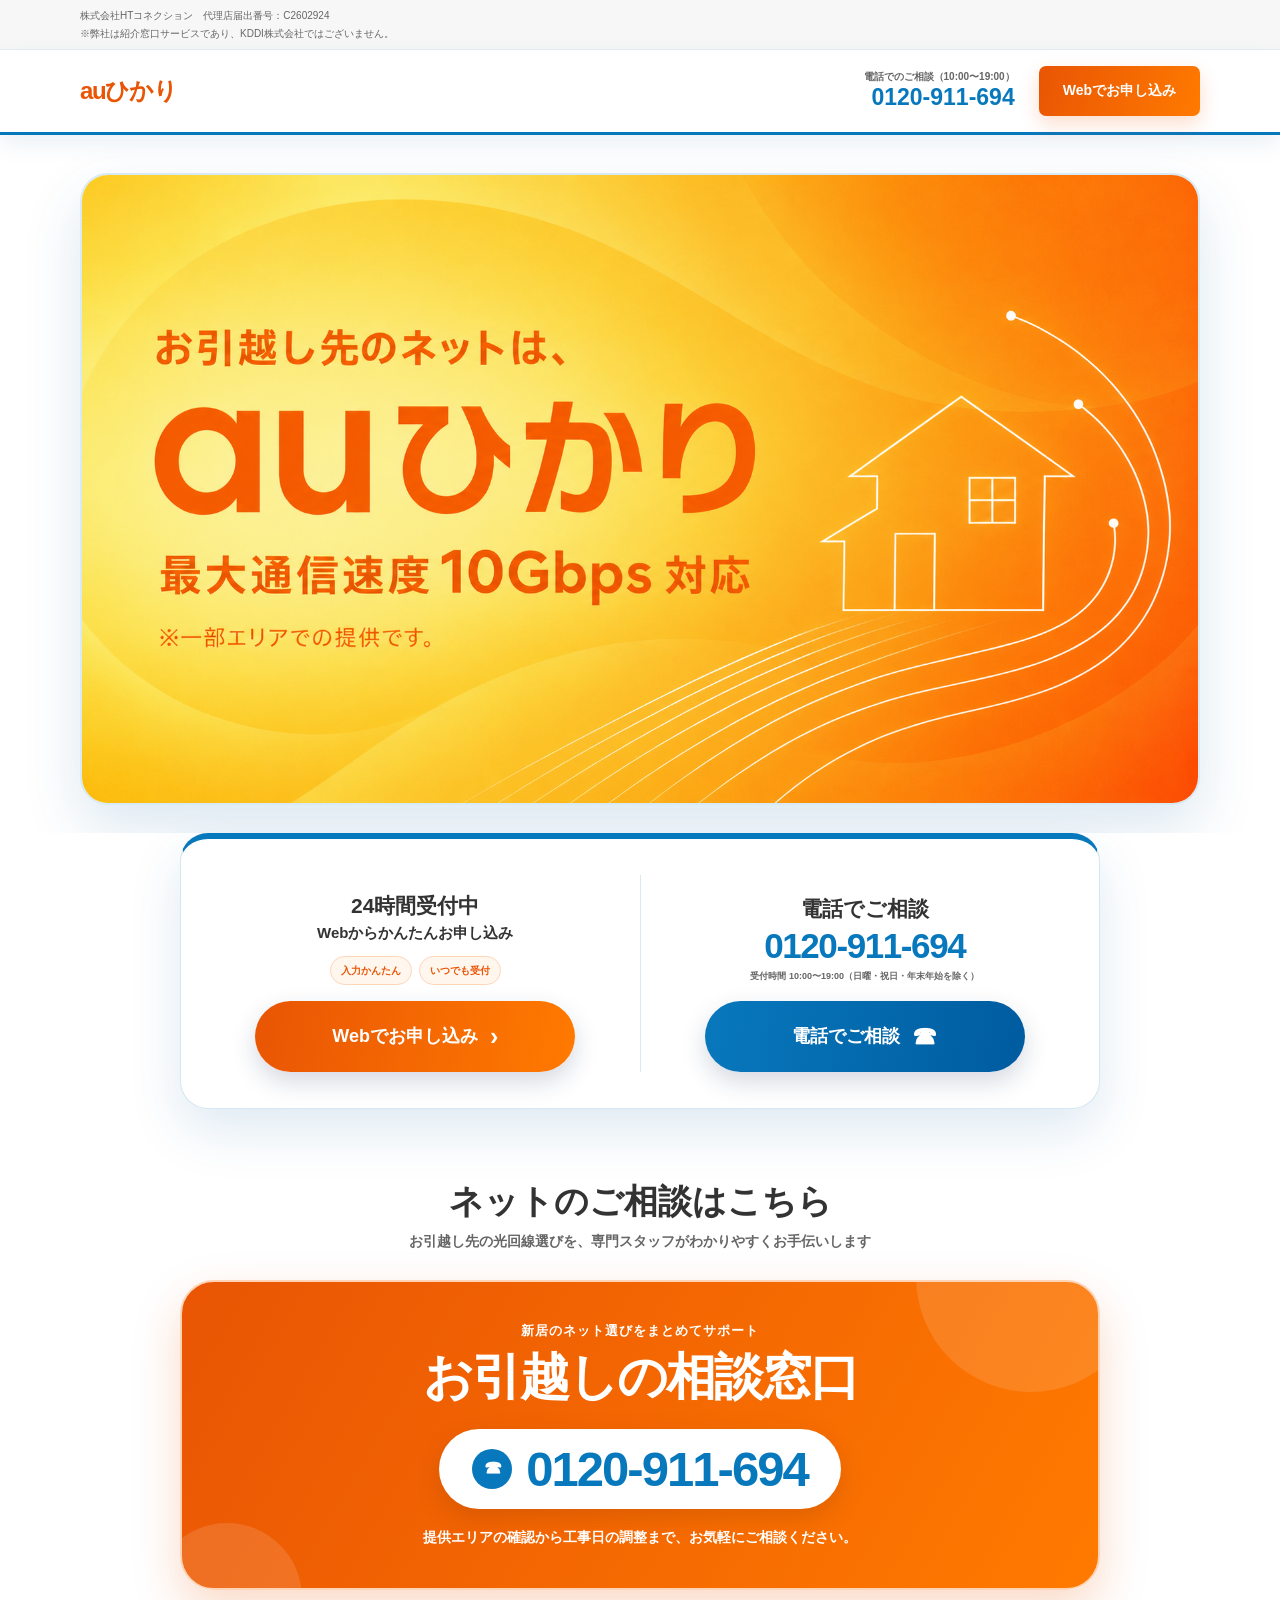
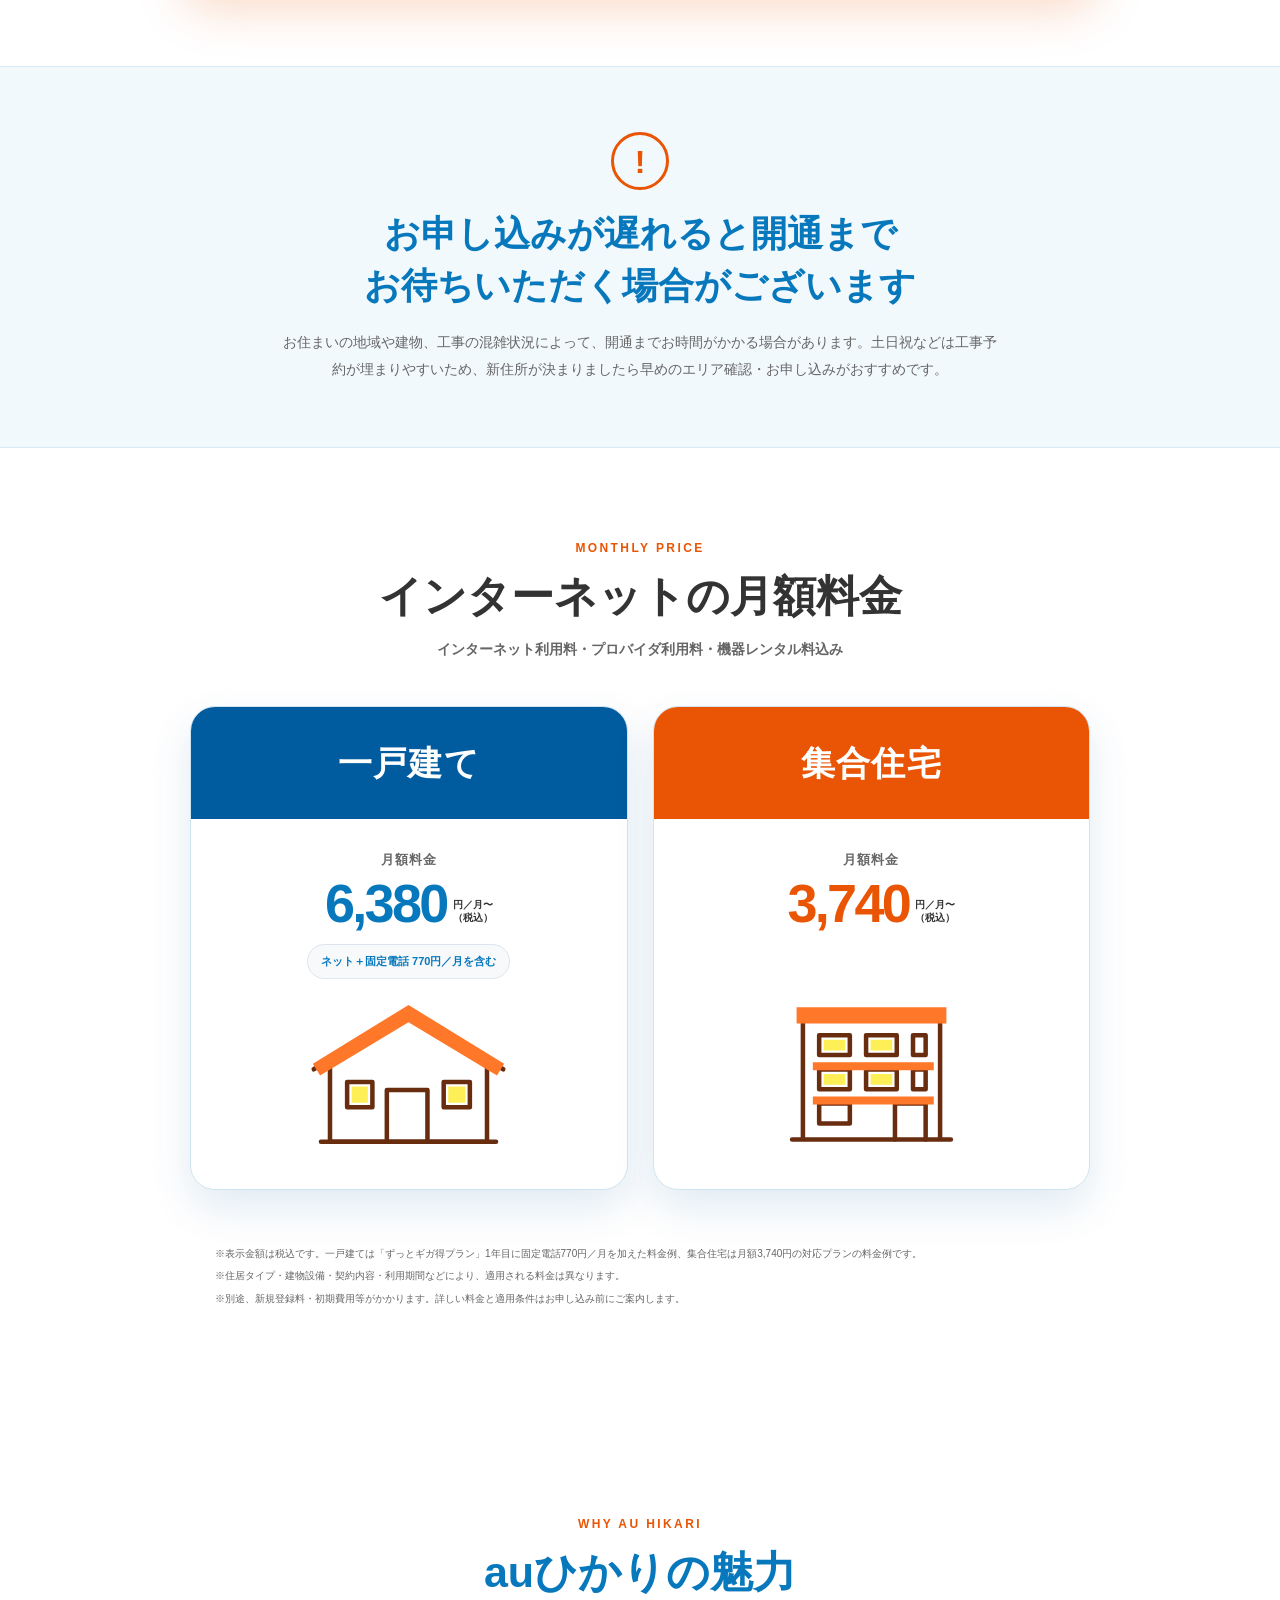
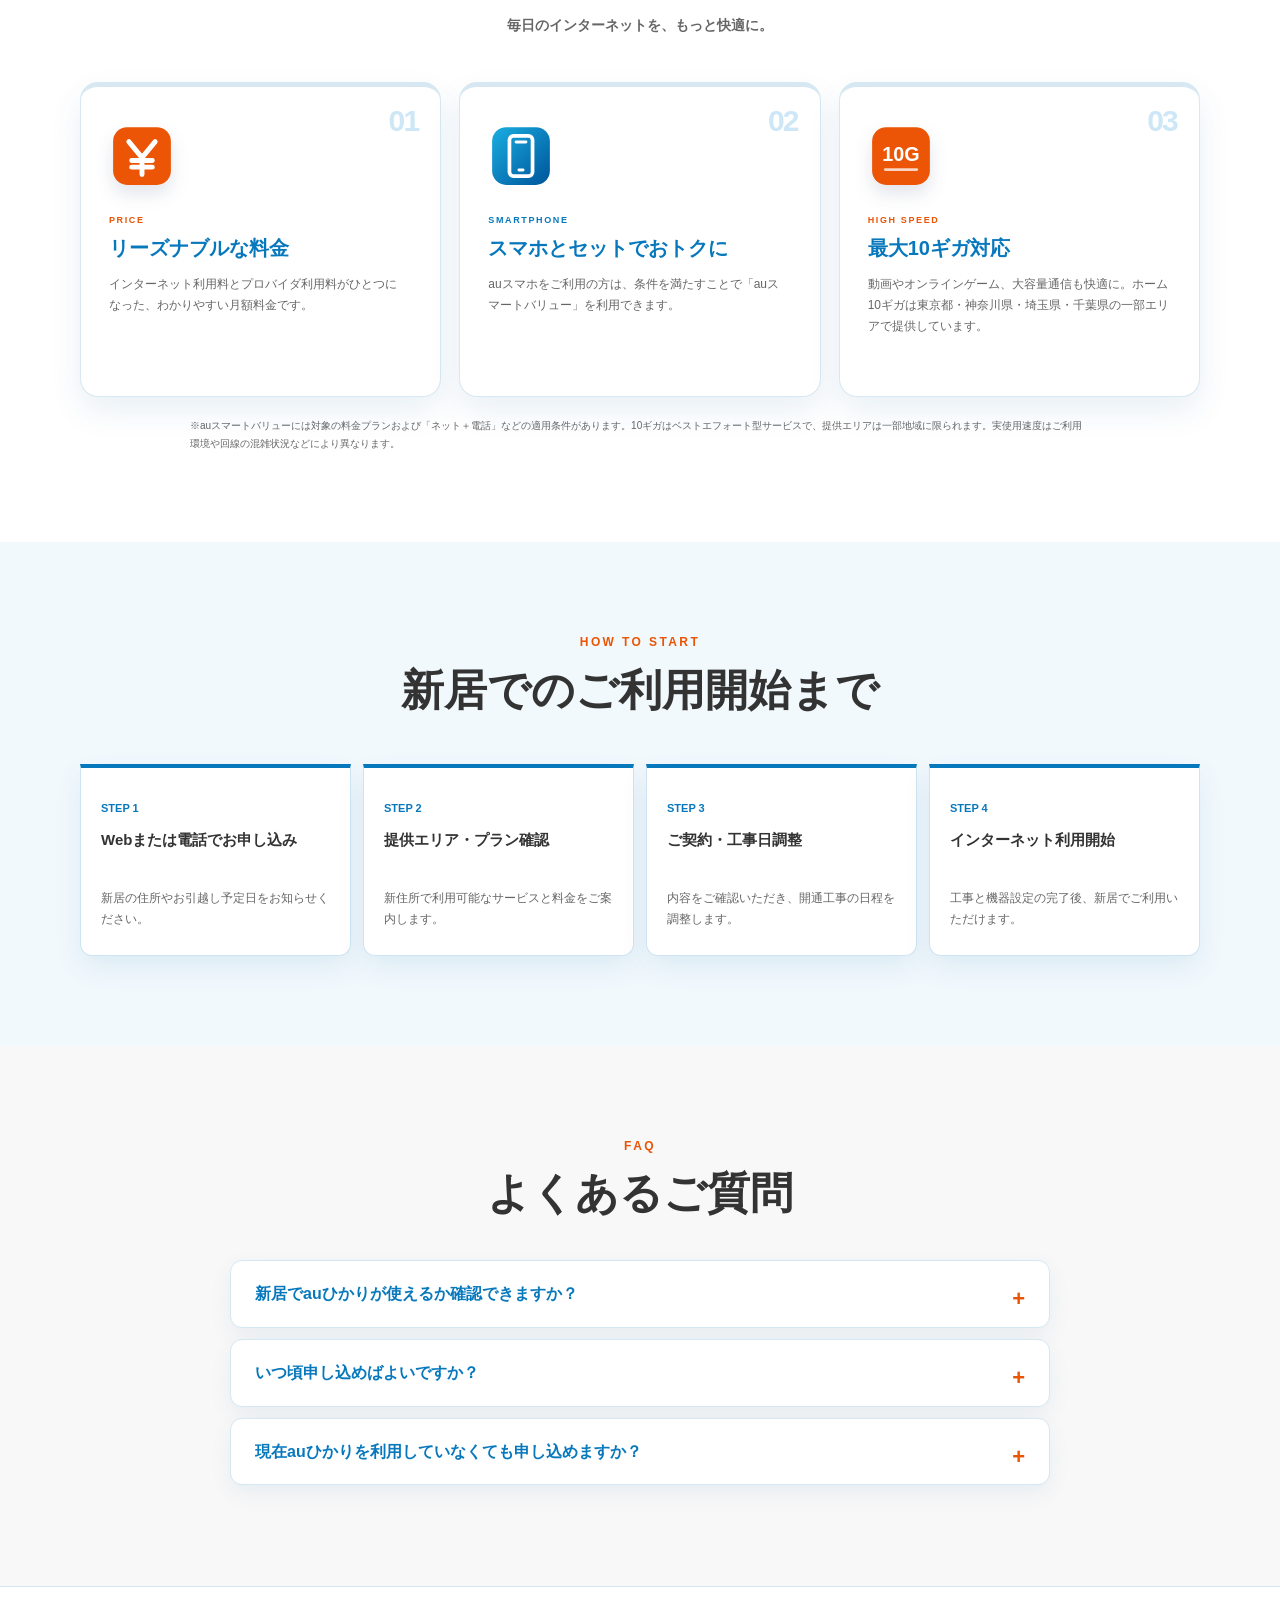
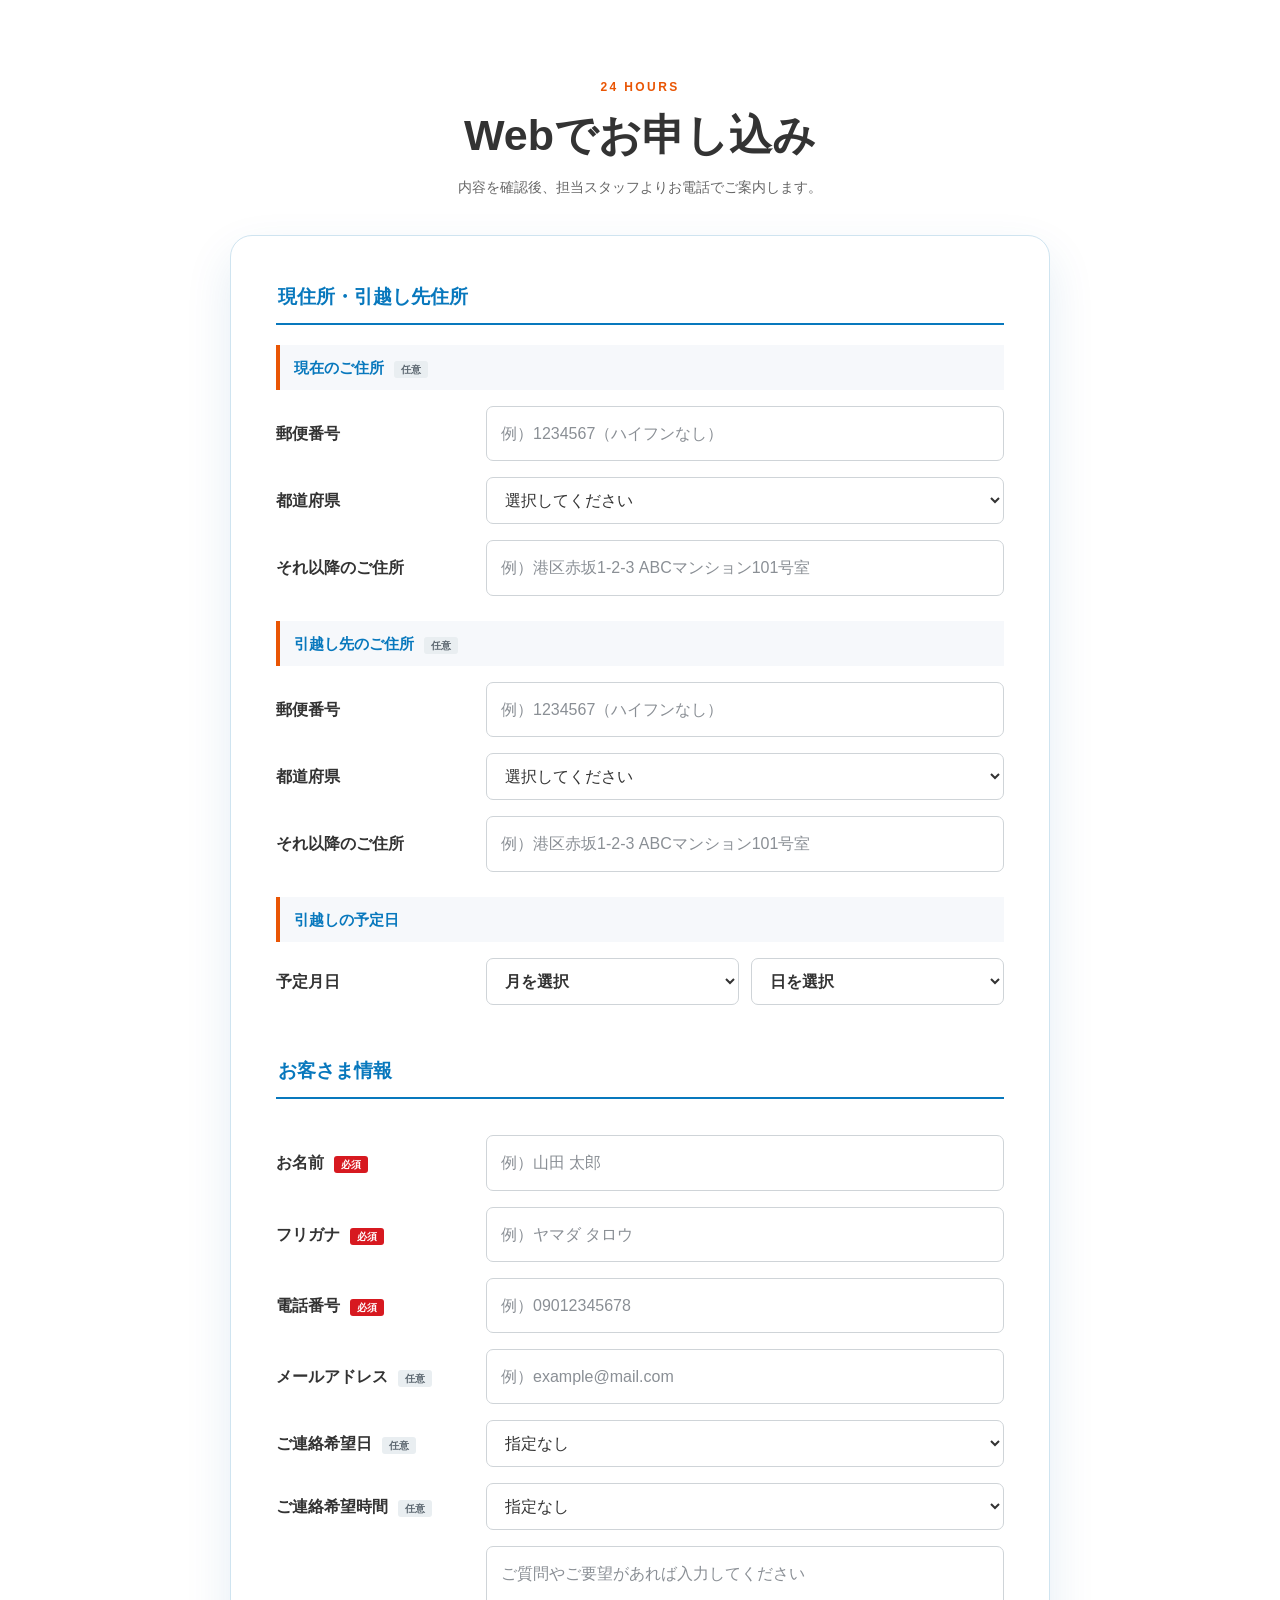
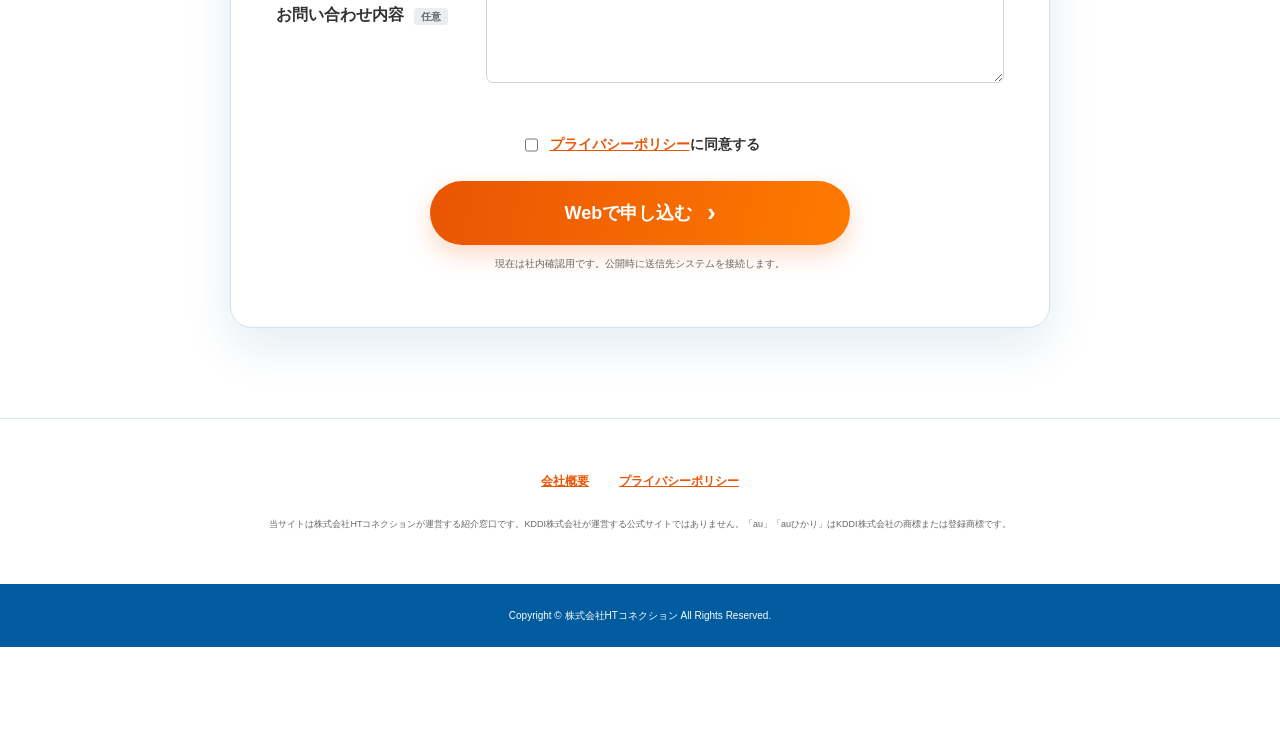
<file: index.html>
<!doctype html>
<html lang="ja">
<head>
  <meta charset="utf-8">
  <meta name="viewport" content="width=device-width, initial-scale=1">
  <meta name="description" content="新居のインターネットにauひかり。提供エリアの確認から新規お申し込み、開通まで株式会社HTコネクションがご案内します。">
  <title>新居のインターネットにauひかり｜株式会社HTコネクション</title>
  <script>if (new URLSearchParams(location.search).get('pattern') !== '1') document.documentElement.dataset.theme = 'pattern2';</script>
  <link rel="stylesheet" href="styles.css?v=20260807-first-view-ctas-27">
</head>
<body class="lp-body">
  <div class="operator-bar">
    <div class="container operator-inner">
      <p>株式会社HTコネクション　代理店届出番号：C2602924</p>
      <p>※弊社は紹介窓口サービスであり、KDDI株式会社ではございません。</p>
    </div>
  </div>

  <header class="site-header">
    <div class="container header-inner">
      <a class="brand" href="#top" aria-label="auひかり ページ先頭へ">
        <span class="brand-copy">
          <strong>auひかり</strong>
        </span>
      </a>
      <div class="header-contact">
        <span>電話でのご相談（10:00〜19:00）</span>
        <a href="tel:0120911694">0120-911-694</a>
      </div>
      <a class="header-phone-mobile" href="tel:0120911694" aria-label="0120-911-694へ電話する"><span>☎</span><b>0120-911-694</b></a>
      <a class="header-apply" href="#apply"><span class="header-apply-pc">Webでお申し込み</span><span class="header-apply-mobile">WEB申込</span></a>
    </div>
  </header>

  <main id="top">
    <section class="hero-new">
      <div class="container hero-banner">
        <h1 class="hero-image-heading">
          <img class="hero-pattern1" src="images/au-hikari-hero-simple-v4.png" alt="お引越し先のネットは、auひかり。最大通信速度10Gbps対応。一部エリアでの提供です。" width="1672" height="941">
          <img class="hero-pattern2" src="images/au-hikari-hero-yellow-orange-v1.png?v=20260807-1" alt="お引越し先のネットは、auひかり。最大通信速度10Gbps対応。一部エリアでの提供です。" width="1672" height="941">
        </h1>
      </div>
    </section>

    <section class="quick-contact" aria-label="お申し込み方法">
      <div class="container contact-choice">
        <div class="choice-item web-choice">
          <div class="choice-copy">
            <p><b>24時間受付中</b><br>Webからかんたんお申し込み</p>
            <div class="choice-points"><span>入力かんたん</span><span>いつでも受付</span></div>
          </div>
          <a class="pill-button orange" href="#apply">Webでお申し込み <span>›</span></a>
        </div>
        <div class="choice-divider" aria-hidden="true"></div>
        <div class="choice-item phone-choice">
          <div class="choice-copy"><p><b>電話でご相談</b><br><a class="choice-tel" href="tel:0120911694">0120-911-694</a><small>受付時間 10:00〜19:00（日曜・祝日・年末年始を除く）</small></p></div>
          <a class="pill-button indigo" href="tel:0120911694">電話でご相談 <span>☎</span></a>
        </div>
      </div>
    </section>

    <section class="moving-support" aria-label="お引越しの相談窓口">
      <div class="container">
        <div class="moving-support-heading">
          <h2>ネットのご相談はこちら</h2>
          <p>お引越し先の光回線選びを、専門スタッフがわかりやすくお手伝いします</p>
        </div>
        <div class="moving-support-card">
          <span class="support-bubble support-bubble-one" aria-hidden="true"></span>
          <span class="support-bubble support-bubble-two" aria-hidden="true"></span>
          <p class="support-eyebrow">新居のネット選びをまとめてサポート</p>
          <h3>お引越しの相談窓口</h3>
          <a href="tel:0120911694"><span>☎</span>0120-911-694</a>
          <p>提供エリアの確認から工事日の調整まで、お気軽にご相談ください。</p>
        </div>
      </div>
    </section>

    <section class="timing-notice">
      <div class="container narrow">
        <span class="notice-mark">!</span>
        <h2><span class="notice-heading-line">お申し込みが遅れると<strong>開通まで</strong></span><span class="notice-heading-line">お待ちいただく場合がございます</span></h2>
        <p>お住まいの地域や建物、工事の混雑状況によって、開通までお時間がかかる場合があります。土日祝などは工事予約が埋まりやすいため、新住所が決まりましたら早めのエリア確認・お申し込みがおすすめです。</p>
      </div>
    </section>

    <section class="section pricing">
      <div class="container">
        <p class="section-kicker">MONTHLY PRICE</p>
        <h2>インターネットの月額料金</h2>
        <p class="section-intro">インターネット利用料・プロバイダ利用料・機器レンタル料込み</p>
        <div class="price-grid">
          <article class="price-card">
            <div class="price-card-head"><strong>一戸建て</strong></div>
            <div class="price-card-body">
              <p class="price-caption">月額料金</p>
              <p class="price-number"><b>6,380</b><span>円／月〜<br>（税込）</span></p>
              <p class="phone-included">ネット＋固定電話 <span class="price-mobile-break"><br></span><strong>770円／月</strong>を含む</p>
              <img class="building-illustration" src="images/house-icon.svg" alt="一戸建てのイラスト" width="260" height="180">
            </div>
          </article>
          <article class="price-card featured">
            <div class="price-card-head"><strong>集合住宅</strong></div>
            <div class="price-card-body">
              <p class="price-caption">月額料金</p>
              <p class="price-number"><b>3,740</b><span>円／月〜<br>（税込）</span></p>
              <span class="price-card-spacer" aria-hidden="true"></span>
              <img class="building-illustration" src="images/mansion-icon.svg" alt="集合住宅のイラスト" width="260" height="180">
            </div>
          </article>
        </div>
        <div class="price-notes">
          <p>※表示金額は税込です。一戸建ては「ずっとギガ得プラン」1年目に固定電話770円／月を加えた料金例、集合住宅は月額3,740円の対応プランの料金例です。</p>
          <p>※住居タイプ・建物設備・契約内容・利用期間などにより、適用される料金は異なります。</p>
          <p>※別途、新規登録料・初期費用等がかかります。詳しい料金と適用条件はお申し込み前にご案内します。</p>
        </div>
      </div>
    </section>

    <section class="section benefits">
      <div class="container">
        <p class="section-kicker">WHY AU HIKARI</p>
        <h2>auひかりの魅力</h2>
        <p class="section-intro">毎日のインターネットを、もっと快適に。</p>
        <div class="benefit-grid">
          <article class="benefit-banner price-benefit"><span>01</span><img class="benefit-icon" src="images/benefit-price.svg" alt="" width="66" height="66"><div class="benefit-copy"><p class="benefit-label">PRICE</p><h3>リーズナブルな料金</h3><p>インターネット利用料とプロバイダ利用料がひとつになった、わかりやすい月額料金です。</p></div></article>
          <article class="benefit-banner phone-benefit"><span>02</span><img class="benefit-icon" src="images/benefit-smartphone-blue.svg?v=20260807-1" alt="" width="66" height="66"><div class="benefit-copy"><p class="benefit-label">SMARTPHONE</p><h3>スマホとセットでおトクに</h3><p>auスマホをご利用の方は、条件を満たすことで「auスマートバリュー」を利用できます。</p></div></article>
          <article class="benefit-banner speed-benefit"><span>03</span><img class="benefit-icon" src="images/benefit-speed.svg" alt="" width="66" height="66"><div class="benefit-copy"><p class="benefit-label">HIGH SPEED</p><h3>最大10ギガ対応</h3><p>動画やオンラインゲーム、大容量通信も快適に。ホーム10ギガは東京都・神奈川県・埼玉県・千葉県の一部エリアで提供しています。</p></div></article>
        </div>
        <p class="speed-note">※auスマートバリューには対象の料金プランおよび「ネット＋電話」などの適用条件があります。10ギガはベストエフォート型サービスで、提供エリアは一部地域に限られます。実使用速度はご利用環境や回線の混雑状況などにより異なります。</p>
      </div>
    </section>

    <section class="section process">
      <div class="container">
        <p class="section-kicker light">HOW TO START</p>
        <h2>新居でのご利用開始まで</h2>
        <div class="process-grid">
          <article><span>STEP 1</span><b>Webまたは電話でお申し込み</b><p>新居の住所やお引越し予定日をお知らせください。</p></article>
          <article><span>STEP 2</span><b>提供エリア・プラン確認</b><p>新住所で利用可能なサービスと料金をご案内します。</p></article>
          <article><span>STEP 3</span><b>ご契約・工事日調整</b><p>内容をご確認いただき、開通工事の日程を調整します。</p></article>
          <article><span>STEP 4</span><b>インターネット利用開始</b><p>工事と機器設定の完了後、新居でご利用いただけます。</p></article>
        </div>
      </div>
    </section>

    <section class="section faq">
      <div class="container narrow">
        <p class="section-kicker">FAQ</p>
        <h2>よくあるご質問</h2>
        <details><summary>新居でauひかりが使えるか確認できますか？</summary><p>はい。新住所をもとに提供エリアと建物設備を確認します。エリア内でも建物の状況などにより提供できない場合があります。</p></details>
        <details><summary>いつ頃申し込めばよいですか？</summary><p>新住所と入居予定日が決まり次第、早めのお申し込みをおすすめします。工事の混雑状況によっては開通までお時間がかかります。</p></details>
        <details><summary>現在auひかりを利用していなくても申し込めますか？</summary><p>はい。新居でauひかりを新規契約される方のお申し込みを受け付けています。</p></details>
      </div>
    </section>

    <section class="section apply" id="apply">
      <div class="container narrow">
        <div class="apply-heading">
          <p class="section-kicker light">24 HOURS</p>
          <h2>Webでお申し込み</h2>
          <p>内容を確認後、担当スタッフよりお電話でご案内します。</p>
        </div>
        <form class="contact-form" id="contact-form" action="#" method="post">
          <fieldset>
            <legend>現住所・引越し先住所</legend>
            <p class="form-group-title">現在のご住所 <i>任意</i></p>
            <label><span>郵便番号</span><input type="text" name="current_zip" autocomplete="postal-code" inputmode="numeric" placeholder="例）1234567（ハイフンなし）"></label>
            <label><span>都道府県</span><select name="current_pref" autocomplete="address-level1"><option value="">選択してください</option><option>北海道</option><option>青森県</option><option>岩手県</option><option>宮城県</option><option>秋田県</option><option>山形県</option><option>福島県</option><option>茨城県</option><option>栃木県</option><option>群馬県</option><option>埼玉県</option><option>千葉県</option><option>東京都</option><option>神奈川県</option><option>新潟県</option><option>富山県</option><option>石川県</option><option>福井県</option><option>山梨県</option><option>長野県</option><option>岐阜県</option><option>静岡県</option><option>愛知県</option><option>三重県</option><option>滋賀県</option><option>京都府</option><option>大阪府</option><option>兵庫県</option><option>奈良県</option><option>和歌山県</option><option>鳥取県</option><option>島根県</option><option>岡山県</option><option>広島県</option><option>山口県</option><option>徳島県</option><option>香川県</option><option>愛媛県</option><option>高知県</option><option>福岡県</option><option>佐賀県</option><option>長崎県</option><option>熊本県</option><option>大分県</option><option>宮崎県</option><option>鹿児島県</option><option>沖縄県</option></select></label>
            <label><span>それ以降のご住所</span><input type="text" name="current_addr" autocomplete="street-address" placeholder="例）港区赤坂1-2-3 ABCマンション101号室"></label>

            <p class="form-group-title">引越し先のご住所 <i>任意</i></p>
            <label><span>郵便番号</span><input type="text" name="move_zip" inputmode="numeric" placeholder="例）1234567（ハイフンなし）"></label>
            <label><span>都道府県</span><select name="move_pref"><option value="">選択してください</option><option>北海道</option><option>青森県</option><option>岩手県</option><option>宮城県</option><option>秋田県</option><option>山形県</option><option>福島県</option><option>茨城県</option><option>栃木県</option><option>群馬県</option><option>埼玉県</option><option>千葉県</option><option>東京都</option><option>神奈川県</option><option>新潟県</option><option>富山県</option><option>石川県</option><option>福井県</option><option>山梨県</option><option>長野県</option><option>岐阜県</option><option>静岡県</option><option>愛知県</option><option>三重県</option><option>滋賀県</option><option>京都府</option><option>大阪府</option><option>兵庫県</option><option>奈良県</option><option>和歌山県</option><option>鳥取県</option><option>島根県</option><option>岡山県</option><option>広島県</option><option>山口県</option><option>徳島県</option><option>香川県</option><option>愛媛県</option><option>高知県</option><option>福岡県</option><option>佐賀県</option><option>長崎県</option><option>熊本県</option><option>大分県</option><option>宮崎県</option><option>鹿児島県</option><option>沖縄県</option></select></label>
            <label><span>それ以降のご住所</span><input type="text" name="move_addr" placeholder="例）港区赤坂1-2-3 ABCマンション101号室"></label>

            <p class="form-group-title">引越しの予定日</p>
            <label>
              <span>予定月日</span>
              <span class="field-inline">
                <select name="move_month"><option value="">月を選択</option><option value="未定">未定</option><option value="引越済み">引越済み</option><option value="1">1月</option><option value="2">2月</option><option value="3">3月</option><option value="4">4月</option><option value="5">5月</option><option value="6">6月</option><option value="7">7月</option><option value="8">8月</option><option value="9">9月</option><option value="10">10月</option><option value="11">11月</option><option value="12">12月</option></select>
                <select name="move_day"><option value="">日を選択</option><option>1日</option><option>2日</option><option>3日</option><option>4日</option><option>5日</option><option>6日</option><option>7日</option><option>8日</option><option>9日</option><option>10日</option><option>11日</option><option>12日</option><option>13日</option><option>14日</option><option>15日</option><option>16日</option><option>17日</option><option>18日</option><option>19日</option><option>20日</option><option>21日</option><option>22日</option><option>23日</option><option>24日</option><option>25日</option><option>26日</option><option>27日</option><option>28日</option><option>29日</option><option>30日</option><option>31日</option></select>
              </span>
            </label>
          </fieldset>
          <fieldset>
            <legend>お客さま情報</legend>
            <label><span>お名前 <i class="required">必須</i></span><input type="text" name="name" autocomplete="name" required placeholder="例）山田 太郎"></label>
            <label><span>フリガナ <i class="required">必須</i></span><input type="text" name="kana" required pattern="[ァ-ヶー\u3000 ]+" placeholder="例）ヤマダ タロウ"></label>
            <label><span>電話番号 <i class="required">必須</i></span><input type="tel" name="tel" autocomplete="tel" inputmode="tel" required pattern="[0-9-]{10,13}" placeholder="例）09012345678"></label>
            <label><span>メールアドレス <i>任意</i></span><input type="email" name="email" autocomplete="email" placeholder="例）example@mail.com"></label>
            <label>
              <span>ご連絡希望日 <i>任意</i></span>
              <select name="contact_day">
                <option value="">指定なし</option>
                <option value="月曜日">月曜日</option>
                <option value="火曜日">火曜日</option>
                <option value="水曜日">水曜日</option>
                <option value="木曜日">木曜日</option>
                <option value="金曜日">金曜日</option>
                <option value="土曜日">土曜日</option>
                <option value="日曜日">日曜日</option>
              </select>
            </label>
            <label>
              <span>ご連絡希望時間 <i>任意</i></span>
              <select name="contact_time">
                <option value="">指定なし</option>
                <option value="10:00-12:00">10:00-12:00</option>
                <option value="12:00-15:00">12:00-15:00</option>
                <option value="15:00-18:00">15:00-18:00</option>
                <option value="18:00以降">18:00以降</option>
              </select>
            </label>
            <label><span>お問い合わせ内容 <i>任意</i></span><textarea name="message" rows="4" placeholder="ご質問やご要望があれば入力してください"></textarea></label>
          </fieldset>
          <label class="privacy-check"><input type="checkbox" required><span><a href="privacy.html" target="_blank" rel="noopener noreferrer">プライバシーポリシー</a>に同意する</span></label>
          <button class="form-submit" type="submit">Webで申し込む <span>›</span></button>
          <p class="form-note">現在は社内確認用です。公開時に送信先システムを接続します。</p>
        </form>
      </div>
    </section>

    <section class="company">
      <div class="container narrow">
        <nav class="company-links" aria-label="運営者情報">
          <a href="company.html">会社概要</a>
          <a href="privacy.html">プライバシーポリシー</a>
        </nav>
        <p class="disclaimer">当サイトは株式会社HTコネクションが運営する紹介窓口です。KDDI株式会社が運営する公式サイトではありません。「au」「auひかり」はKDDI株式会社の商標または登録商標です。</p>
      </div>
    </section>
  </main>

  <footer class="site-footer"><p>Copyright © 株式会社HTコネクション All Rights Reserved.</p></footer>

  <div class="sticky-cta" aria-label="お申し込み・お問い合わせ" aria-hidden="true">
    <a class="sticky-phone" href="tel:0120911694"><small>受付 10:00〜19:00</small><b>☎ 電話でご相談</b></a>
    <a class="sticky-web" href="#apply"><small>24時間受付中</small><b>Webでお申し込み</b></a>
  </div>
  <script src="script.js?v=20260807-mobile-scroll-sticky-13"></script>
</body>
</html>
</file>
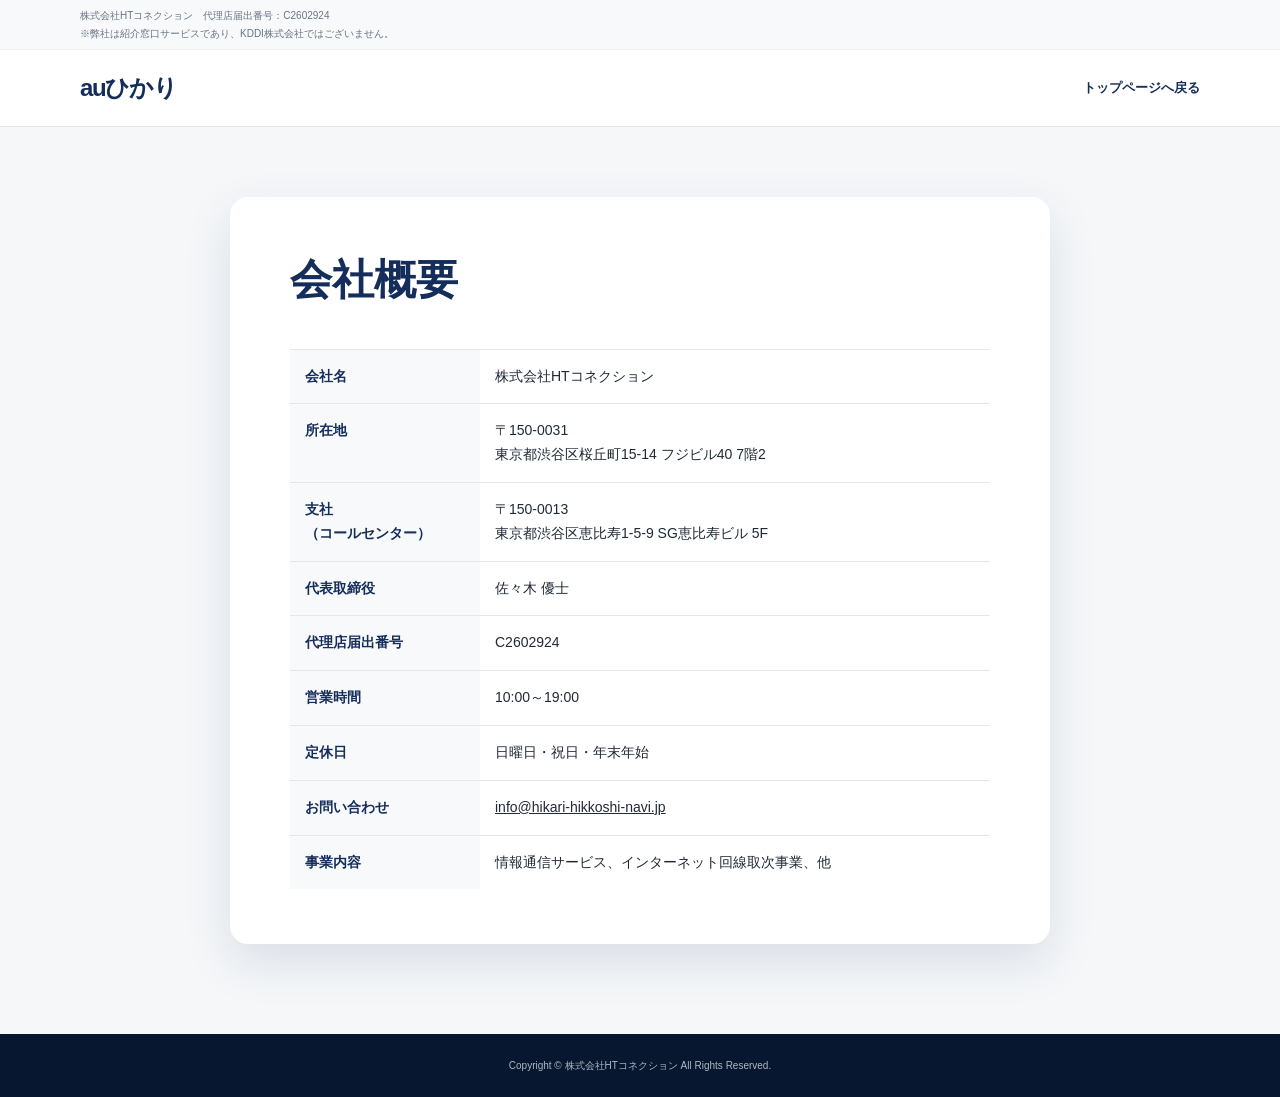
<file: company.html>
<!doctype html>
<html lang="ja">
<head>
  <meta charset="utf-8">
  <meta name="viewport" content="width=device-width, initial-scale=1">
  <meta name="description" content="株式会社HTコネクションの会社概要です。">
  <title>会社概要｜auひかり 新居のお申し込み案内</title>
  <link rel="stylesheet" href="styles.css?v=20260730-operator-left-14">
</head>
<body class="subpage">
  <div class="operator-bar">
    <div class="container operator-inner">
      <p>株式会社HTコネクション　代理店届出番号：C2602924</p>
      <p>※弊社は紹介窓口サービスであり、KDDI株式会社ではございません。</p>
    </div>
  </div>
  <header class="subpage-header">
    <div class="container header-inner">
      <a class="brand" href="index.html" aria-label="トップページへ">
        <span class="brand-copy"><strong>auひかり</strong></span>
      </a>
      <a class="back-link" href="index.html">トップページへ戻る</a>
    </div>
  </header>
  <main class="document-main">
    <article class="container narrow document-card">
      <h1>会社概要</h1>
      <table>
        <tbody>
          <tr><th scope="row">会社名</th><td>株式会社HTコネクション</td></tr>
          <tr><th scope="row">所在地</th><td>〒150-0031<br>東京都渋谷区桜丘町15-14 フジビル40 7階2</td></tr>
          <tr><th scope="row">支社<br>（コールセンター）</th><td>〒150-0013<br>東京都渋谷区恵比寿1-5-9 SG恵比寿ビル 5F</td></tr>
          <tr><th scope="row">代表取締役</th><td>佐々木 優士</td></tr>
          <tr><th scope="row">代理店届出番号</th><td>C2602924</td></tr>
          <tr><th scope="row">営業時間</th><td>10:00～19:00</td></tr>
          <tr><th scope="row">定休日</th><td>日曜日・祝日・年末年始</td></tr>
          <tr><th scope="row">お問い合わせ</th><td><a href="mailto:info@hikari-hikkoshi-navi.jp">info@hikari-hikkoshi-navi.jp</a></td></tr>
          <tr><th scope="row">事業内容</th><td>情報通信サービス、インターネット回線取次事業、他</td></tr>
        </tbody>
      </table>
    </article>
  </main>
  <footer><p>Copyright © 株式会社HTコネクション All Rights Reserved.</p></footer>
</body>
</html>
</file>
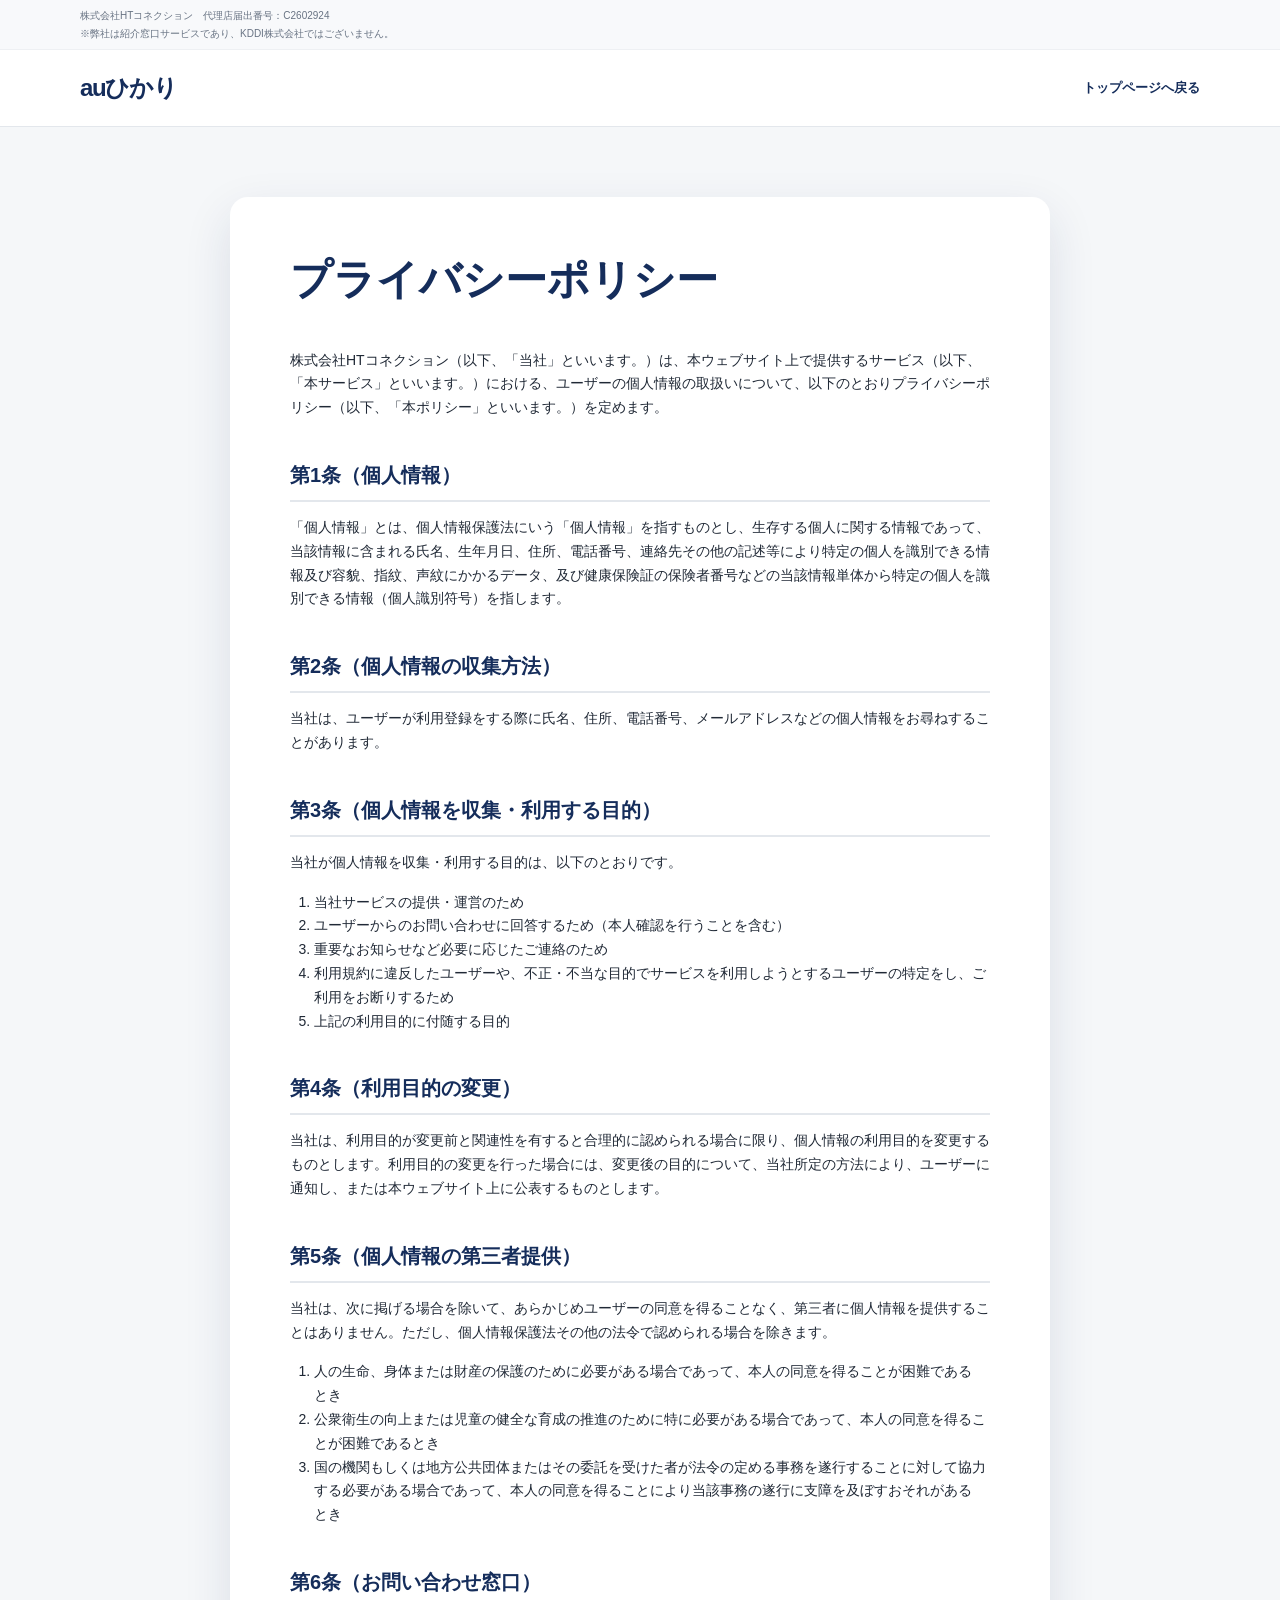
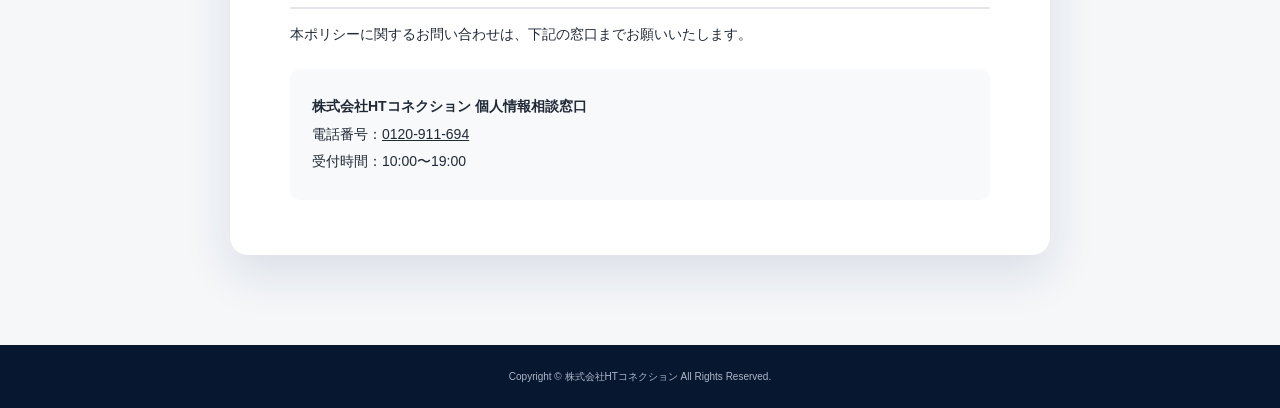
<file: privacy.html>
<!doctype html>
<html lang="ja">
<head>
  <meta charset="utf-8">
  <meta name="viewport" content="width=device-width, initial-scale=1">
  <meta name="description" content="株式会社HTコネクションのプライバシーポリシーです。">
  <title>プライバシーポリシー｜auひかり 新居のお申し込み案内</title>
  <link rel="stylesheet" href="styles.css?v=20260730-operator-left-14">
</head>
<body class="subpage">
  <div class="operator-bar">
    <div class="container operator-inner">
      <p>株式会社HTコネクション　代理店届出番号：C2602924</p>
      <p>※弊社は紹介窓口サービスであり、KDDI株式会社ではございません。</p>
    </div>
  </div>
  <header class="subpage-header">
    <div class="container header-inner">
      <a class="brand" href="index.html" aria-label="トップページへ">
        <span class="brand-copy"><strong>auひかり</strong></span>
      </a>
      <a class="back-link" href="index.html">トップページへ戻る</a>
    </div>
  </header>
  <main class="document-main">
    <article class="container narrow document-card">
      <h1>プライバシーポリシー</h1>
      <p>株式会社HTコネクション（以下、「当社」といいます。）は、本ウェブサイト上で提供するサービス（以下、「本サービス」といいます。）における、ユーザーの個人情報の取扱いについて、以下のとおりプライバシーポリシー（以下、「本ポリシー」といいます。）を定めます。</p>

      <h2>第1条（個人情報）</h2>
      <p>「個人情報」とは、個人情報保護法にいう「個人情報」を指すものとし、生存する個人に関する情報であって、当該情報に含まれる氏名、生年月日、住所、電話番号、連絡先その他の記述等により特定の個人を識別できる情報及び容貌、指紋、声紋にかかるデータ、及び健康保険証の保険者番号などの当該情報単体から特定の個人を識別できる情報（個人識別符号）を指します。</p>

      <h2>第2条（個人情報の収集方法）</h2>
      <p>当社は、ユーザーが利用登録をする際に氏名、住所、電話番号、メールアドレスなどの個人情報をお尋ねすることがあります。</p>

      <h2>第3条（個人情報を収集・利用する目的）</h2>
      <p>当社が個人情報を収集・利用する目的は、以下のとおりです。</p>
      <ol>
        <li>当社サービスの提供・運営のため</li>
        <li>ユーザーからのお問い合わせに回答するため（本人確認を行うことを含む）</li>
        <li>重要なお知らせなど必要に応じたご連絡のため</li>
        <li>利用規約に違反したユーザーや、不正・不当な目的でサービスを利用しようとするユーザーの特定をし、ご利用をお断りするため</li>
        <li>上記の利用目的に付随する目的</li>
      </ol>

      <h2>第4条（利用目的の変更）</h2>
      <p>当社は、利用目的が変更前と関連性を有すると合理的に認められる場合に限り、個人情報の利用目的を変更するものとします。利用目的の変更を行った場合には、変更後の目的について、当社所定の方法により、ユーザーに通知し、または本ウェブサイト上に公表するものとします。</p>

      <h2>第5条（個人情報の第三者提供）</h2>
      <p>当社は、次に掲げる場合を除いて、あらかじめユーザーの同意を得ることなく、第三者に個人情報を提供することはありません。ただし、個人情報保護法その他の法令で認められる場合を除きます。</p>
      <ol>
        <li>人の生命、身体または財産の保護のために必要がある場合であって、本人の同意を得ることが困難であるとき</li>
        <li>公衆衛生の向上または児童の健全な育成の推進のために特に必要がある場合であって、本人の同意を得ることが困難であるとき</li>
        <li>国の機関もしくは地方公共団体またはその委託を受けた者が法令の定める事務を遂行することに対して協力する必要がある場合であって、本人の同意を得ることにより当該事務の遂行に支障を及ぼすおそれがあるとき</li>
      </ol>

      <h2>第6条（お問い合わせ窓口）</h2>
      <p>本ポリシーに関するお問い合わせは、下記の窓口までお願いいたします。</p>
      <div class="contact-box">
        <p><strong>株式会社HTコネクション 個人情報相談窓口</strong></p>
        <p>電話番号：<a href="tel:0120911694">0120-911-694</a></p>
        <p>受付時間：10:00〜19:00</p>
      </div>
    </article>
  </main>
  <footer><p>Copyright © 株式会社HTコネクション All Rights Reserved.</p></footer>
</body>
</html>
</file>
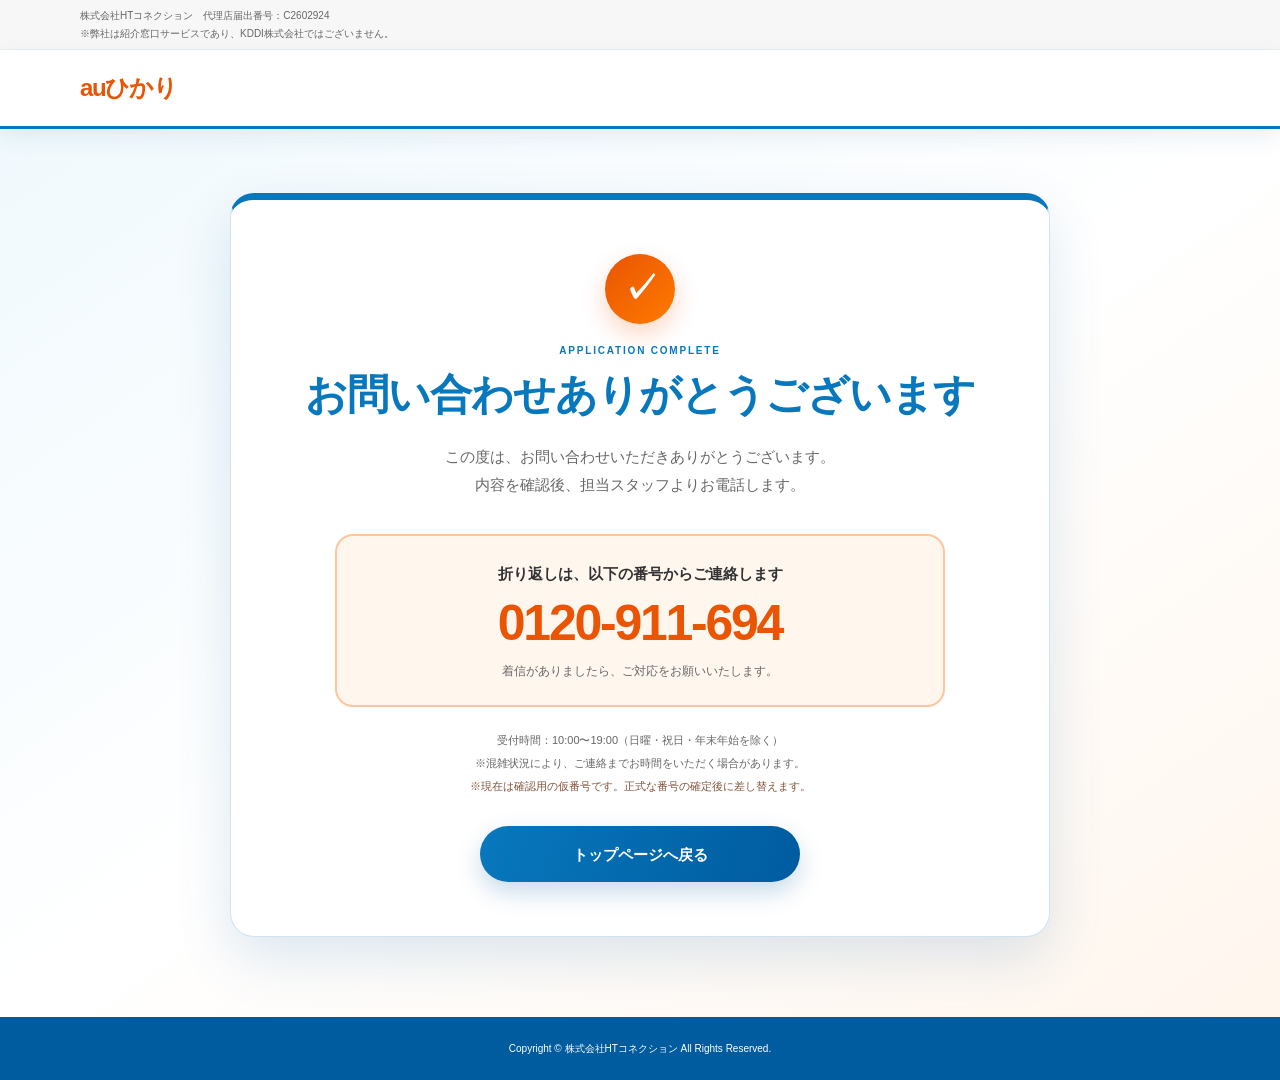
<file: thanks.html>
<!doctype html>
<html lang="ja">
<head>
  <meta charset="utf-8">
  <meta name="viewport" content="width=device-width, initial-scale=1">
  <meta name="robots" content="noindex, nofollow">
  <title>お問い合わせありがとうございます｜auひかり</title>
  <script>if (new URLSearchParams(location.search).get('pattern') !== '1') document.documentElement.dataset.theme = 'pattern2';</script>
  <link rel="stylesheet" href="styles.css?v=20260807-thanks-blue-orange-23">
</head>
<body class="subpage thanks-page">
  <div class="operator-bar">
    <div class="container operator-inner">
      <p>株式会社HTコネクション　代理店届出番号：C2602924</p>
      <p>※弊社は紹介窓口サービスであり、KDDI株式会社ではございません。</p>
    </div>
  </div>

  <header class="subpage-header">
    <div class="container header-inner">
      <a class="brand" href="index.html" aria-label="auひかり トップページへ">
        <span class="brand-copy"><strong>auひかり</strong></span>
      </a>
    </div>
  </header>

  <main class="thanks-main">
    <div class="container narrow">
      <section class="thanks-card">
        <div class="thanks-check" aria-hidden="true">✓</div>
        <p class="thanks-kicker">APPLICATION COMPLETE</p>
        <h1>お問い合わせ<br class="sp-only">ありがとうございます</h1>
        <p class="thanks-lead">この度は、お問い合わせいただきありがとうございます。<br>内容を確認後、担当スタッフよりお電話します。</p>

        <div class="callback-box">
          <p class="callback-label">折り返しは、以下の番号からご連絡します</p>
          <a href="tel:0120911694">0120-911-694</a>
          <p class="callback-note">着信がありましたら、ご対応をお願いいたします。</p>
        </div>

        <div class="thanks-notes">
          <p>受付時間：10:00〜19:00<br class="sp-only">（日曜・祝日・年末年始を除く）</p>
          <p>※混雑状況により、ご連絡までお時間をいただく場合があります。</p>
          <p class="temporary-number-note">※現在は確認用の仮番号です。正式な番号の確定後に差し替えます。</p>
        </div>

        <a class="thanks-home" href="index.html">トップページへ戻る</a>
      </section>
    </div>
  </main>

  <footer class="site-footer"><p>Copyright © 株式会社HTコネクション All Rights Reserved.</p></footer>
</body>
</html>
</file>
<file: styles.css>
:root {
  --orange: #eb5505;
  --orange-light: #ff8a28;
  --indigo: #152d5b;
  --indigo-dark: #0a1d40;
  --cream: #fff8f2;
  --ink: #202936;
  --muted: #687383;
  --line: #e3e7ec;
  --white: #fff;
  --shadow: 0 18px 48px rgba(21, 45, 91, .12);
}

* { box-sizing: border-box; }
html { scroll-behavior: smooth; scroll-padding-top: 24px; }
body { margin: 0; overflow-x: hidden; color: var(--ink); font-family: -apple-system, BlinkMacSystemFont, "Noto Sans JP", "Hiragino Kaku Gothic ProN", "Yu Gothic", Meiryo, sans-serif; font-kerning: normal; line-height: 1.7; }
h1, h2, h3, summary, legend { line-break: strict; text-wrap: balance; }
p, li { line-break: strict; text-wrap: pretty; }
a { color: inherit; }
.lp-body { padding-bottom: 82px; background: var(--white); }
.container { width: min(1120px, calc(100% - 40px)); margin-inline: auto; }
.narrow { width: min(820px, calc(100% - 40px)); }
.sp-only { display: none; }

.operator-bar { padding: 6px 0; border-bottom: 1px solid #eef0f3; background: #f8f9fb; color: #687383; font-size: 10px; }
.operator-inner { display: block; text-align: left; }
.operator-inner p { margin: 1px 0; }
.site-header { position: relative; z-index: 5; background: #fff; border-bottom: 1px solid var(--line); }
.header-inner { min-height: 82px; display: flex; align-items: center; gap: 24px; }
.brand { margin-right: auto; display: flex; align-items: center; gap: 11px; color: var(--indigo); text-decoration: none; line-height: 1.15; }
.brand-copy { display: block; }
.brand strong { display: block; color: var(--indigo); font-size: 24px; font-weight: 900; letter-spacing: -.055em; }
.brand small { display: block; margin-top: 3px; color: #687383; font-size: 9px; font-weight: 800; letter-spacing: .16em; }
.header-contact { display: flex; flex-direction: column; align-items: flex-end; line-height: 1.3; }
.header-contact span { color: var(--muted); font-size: 10px; font-weight: 700; }
.header-contact a { color: var(--indigo); font-size: 23px; font-weight: 900; text-decoration: none; }
.header-phone-mobile { display: none; }
.header-apply-mobile { display: none; }
.header-apply { padding: 13px 24px; color: #fff; background: var(--orange); border-radius: 7px; box-shadow: 0 8px 20px rgba(235,85,5,.2); font-size: 14px; font-weight: 900; text-decoration: none; }

.hero-new { padding: 38px 0 2px; background: #fff; }
.hero-banner { position: relative; overflow: hidden; border-radius: 28px; background: var(--indigo); box-shadow: 0 22px 55px rgba(10,29,64,.22); }
.hero-image-heading { margin: 0; aspect-ratio: 1672 / 941; line-height: 0; }
.hero-image-heading img { width: 100%; height: 100%; display: block; object-fit: cover; }
.hero-pattern2 { display: none !important; }
.hero-message { position: relative; z-index: 2; padding: 52px 6% 58px 13%; color: #fff; text-align: left; }
.hero-overline { margin: 0 0 10px; font-size: clamp(27px, 3.2vw, 44px); font-weight: 900; line-height: 1.35; letter-spacing: .02em; text-shadow: 0 4px 12px rgba(0,0,0,.24); }
.hero-message h1 { margin: 0 0 20px; color: #fff; font-size: clamp(64px, 8vw, 106px); font-weight: 900; line-height: 1.05; letter-spacing: -.07em; text-shadow: 0 6px 16px rgba(0,0,0,.3); }
.hero-au { color: #ff8a28; font-family: "Helvetica Neue", Arial, sans-serif; letter-spacing: -.1em; }
.hero-hikari { margin-left: .14em; font-size: .78em; letter-spacing: -.08em; }
.hero-speed-label { margin: 0 0 2px 19%; color: #ffb168; font-size: clamp(18px, 2.05vw, 28px); font-weight: 900; letter-spacing: .08em; text-shadow: 0 3px 8px rgba(0,0,0,.28); }
.hero-speed { margin: 0 0 0 20%; display: flex; align-items: baseline; color: #ff9a3d; font-family: "Helvetica Neue", Arial, sans-serif; font-style: italic; font-weight: 900; line-height: .95; text-shadow: 0 5px 13px rgba(0,0,0,.32); }
.hero-speed strong { font-size: clamp(82px, 10vw, 132px); letter-spacing: -.08em; }
.hero-speed b { font-size: clamp(44px, 5.8vw, 76px); letter-spacing: -.08em; }
.hero-speed span { margin-left: 18px; color: #fff; font-family: inherit; font-size: clamp(28px, 4vw, 52px); font-style: normal; letter-spacing: -.06em; }
.hero-note { margin: 8px 0 0 21%; color: rgba(255,255,255,.82); font-size: 13px; font-weight: 700; }
.hero-dot-field { width: 190px; height: 110px; position: absolute; z-index: 1; opacity: .25; background-image: radial-gradient(circle, #fff 3px, transparent 4px); background-size: 23px 23px; }
.hero-dot-field-left { top: 0; left: 0; }
.hero-dot-field-right { top: 0; right: 0; }
.hero-spark { position: absolute; z-index: 1; color: rgba(255,255,255,.9); font-size: 54px; line-height: 1; }
.hero-spark-top { top: 28px; right: 34px; }
.hero-spark-bottom { right: 52px; bottom: 30px; }
.hero-wave { width: 125%; height: 110px; position: absolute; right: -10%; bottom: -62px; border: 2px solid rgba(255,177,104,.42); border-radius: 50%; transform: rotate(2deg); box-shadow: 0 -12px 0 -10px rgba(255,255,255,.14), 0 -24px 0 -22px rgba(255,177,104,.25); }

.quick-contact { position: relative; z-index: 3; padding: 10px 0 70px; background: #fff; }
.contact-choice { max-width: 920px; padding: 36px 48px; display: grid; grid-template-columns: 1fr 1px 1fr; gap: 38px; align-items: stretch; border: 1px solid #edf0f3; border-radius: 28px; background: #fff; box-shadow: var(--shadow); }
.choice-item { display: flex; flex-direction: column; text-align: center; }
.choice-copy { min-height: 126px; display: flex; flex-direction: column; align-items: center; justify-content: center; }
.choice-item p { margin: 0; font-size: 15px; font-weight: 700; line-height: 1.45; }
.choice-item p b { font-size: 21px; }
.choice-points { margin-top: 12px; display: flex; justify-content: center; gap: 7px; }
.choice-points span { padding: 5px 10px; color: var(--orange); border: 1px solid #ffd5b8; border-radius: 999px; background: var(--cream); font-size: 10px; font-weight: 900; }
.choice-divider { background: var(--line); }
.choice-tel { display: block; margin: 3px 0 4px; color: var(--indigo); font-size: 35px; font-weight: 900; text-decoration: none; line-height: 1.1; letter-spacing: -.04em; }
.choice-item small { display: block; color: var(--muted); font-size: 9px; }
.pill-button { width: min(320px, 100%); min-height: 62px; margin: auto; padding: 14px 22px; display: flex; justify-content: center; align-items: center; gap: 12px; color: #fff; border-radius: 999px; box-shadow: 0 10px 25px rgba(21,45,91,.18); font-size: 18px; font-weight: 900; text-decoration: none; transition: .2s ease; }

.moving-support { padding: 0 0 76px; background: #fff; }
.moving-support-heading { margin-bottom: 26px; text-align: center; }
.moving-support-heading h2 { margin: 0 0 5px; color: var(--ink); font-size: clamp(25px, 3vw, 34px); line-height: 1.35; }
.moving-support-heading p { max-width: 42em; margin: 0 auto; color: var(--muted); font-size: 14px; font-weight: 700; line-height: 1.75; }
.moving-support-card { max-width: 920px; margin: auto; padding: 38px 36px; position: relative; overflow: hidden; color: #fff; border-radius: 34px; background: linear-gradient(120deg, #eb5505, #ff8a28); box-shadow: 0 18px 44px rgba(235,85,5,.22); text-align: center; }
.moving-support-card > * { position: relative; z-index: 1; }
.moving-support-card .support-eyebrow { margin: 0 0 4px; font-size: 13px; font-weight: 900; letter-spacing: .08em; }
.moving-support-card h3 { margin: 0 0 20px; font-size: clamp(32px, 4.5vw, 50px); line-height: 1.25; letter-spacing: -.04em; }
.moving-support-card a { width: fit-content; margin: auto; padding: 9px 30px; display: flex; align-items: center; gap: 14px; color: var(--indigo); border: 3px solid rgba(255,255,255,.68); border-radius: 999px; background: #fff; box-shadow: 0 9px 24px rgba(116,43,0,.18); font-size: clamp(30px, 4.5vw, 49px); font-weight: 900; line-height: 1.15; letter-spacing: -.04em; text-decoration: none; }
.moving-support-card a span { width: 40px; height: 40px; display: grid; place-items: center; color: #fff; border-radius: 50%; background: var(--indigo); font-size: 18px; }
.moving-support-card > p:last-child { margin: 17px 0 0; font-size: 14px; font-weight: 800; line-height: 1.7; }
.support-bubble { position: absolute; z-index: 0; border-radius: 50%; background: rgba(255,255,255,.12); }
.support-bubble-one { width: 230px; height: 230px; top: -120px; right: -48px; }
.support-bubble-two { width: 150px; height: 150px; bottom: -85px; left: -30px; }
.pill-button:hover, .header-apply:hover, .form-submit:hover { transform: translateY(-2px); filter: brightness(.98); }
.pill-button.orange { background: linear-gradient(100deg, var(--orange), var(--orange-light)); }
.pill-button.indigo { background: linear-gradient(100deg, var(--indigo), var(--indigo-dark)); }
.pill-button span { font-size: 25px; }

.timing-notice { padding: 65px 0; text-align: center; background: var(--cream); border-block: 1px solid #ffe6d3; }
.notice-mark { width: 58px; height: 58px; margin: 0 auto 18px; display: grid; place-items: center; color: var(--orange); border: 3px solid var(--orange); border-radius: 50%; font-size: 32px; font-weight: 900; }
.timing-notice h2 { margin: 0 0 17px; color: var(--indigo); font-size: clamp(27px, 3vw, 36px); line-height: 1.45; }
.notice-heading-line { display: block; }
.timing-notice p { max-width: 720px; margin: auto; color: var(--muted); font-size: 14px; line-height: 1.9; }

.section { padding: 90px 0; }
.section-kicker { margin: 0 0 8px; color: var(--orange); text-align: center; font-size: 12px; font-weight: 900; letter-spacing: .2em; }
.section-kicker.light { color: #ffbc8c; }
.section h2 { margin: 0 0 12px; color: var(--indigo); text-align: center; font-size: clamp(30px, 4vw, 43px); line-height: 1.35; }
.section-intro { max-width: 38em; margin: 0 auto 45px; color: var(--muted); text-align: center; font-size: 14px; font-weight: 700; line-height: 1.75; }

.pricing { background: #f7f8fa; }
.price-grid { max-width: 900px; margin: 45px auto 0; display: grid; grid-template-columns: repeat(2, 1fr); gap: 25px; }
.price-card { overflow: hidden; min-width: 0; border: 1px solid var(--line); border-radius: 25px; background: #fff; box-shadow: 0 14px 35px rgba(21,45,91,.08); }
.price-card-head { min-height: 112px; padding: 27px; display: grid; place-items: center; color: #fff; text-align: center; background: var(--indigo); }
.price-card.featured .price-card-head { background: var(--orange); }
.price-card-head strong { display: block; font-size: 34px; line-height: 1.3; letter-spacing: .04em; }
.price-card-head span { display: block; margin-top: 5px; font-size: 11px; font-weight: 800; opacity: .82; }
.price-card-body { padding: 30px; text-align: center; }
.price-caption { margin: 0 0 5px; color: var(--muted); font-size: 13px; font-weight: 900; letter-spacing: .08em; }
.price-number { margin: 0 0 22px; display: flex; justify-content: center; align-items: flex-end; color: var(--indigo); line-height: 1; }
.featured .price-number { color: var(--orange); }
.price-number small { margin: 0 7px 8px 0; color: var(--ink); font-size: 11px; font-weight: 900; }
.price-number b { font-size: 54px; letter-spacing: -.05em; }
.price-number span { margin: 0 0 6px 6px; color: var(--ink); font-size: 10px; font-weight: 900; line-height: 1.3; text-align: left; }
.phone-included { width: fit-content; margin: -8px auto 15px; padding: 7px 13px; color: var(--indigo); border: 1px solid #dfe5ed; border-radius: 999px; background: #f7f9fb; font-size: 11px; font-weight: 800; }
.price-mobile-break { display: none; }
.featured .phone-included { color: var(--orange); border-color: #ffd8bd; background: #fff8f2; }
.price-card-spacer { height: 31px; margin: -8px auto 15px; display: block; }
.phone-included strong { font-weight: 900; }
.building-illustration { width: 235px; height: 165px; margin: 2px auto 0; display: block; object-fit: contain; }
.price-card dl { margin: 0; }
.price-card dl div { padding: 10px 5px; display: flex; justify-content: space-between; border-top: 1px solid var(--line); font-size: 13px; }
.price-card dt { color: var(--muted); font-weight: 700; }
.price-card dd { margin: 0; font-weight: 900; }
.building-note { margin: 23px 0 0; padding: 16px; color: var(--muted); background: #fff7f1; border-radius: 10px; font-size: 11px; text-align: left; }
.price-notes { max-width: 900px; margin: 28px auto 0; padding: 22px 25px; color: var(--muted); border-radius: 13px; background: #fff; font-size: 10px; }
.price-notes p { margin: 5px 0; line-height: 1.75; }
.price-notes a { margin-top: 8px; display: inline-block; color: var(--indigo); font-size: 11px; font-weight: 900; }

.benefits { background: linear-gradient(180deg, #fff 0%, #fff 58%, #f8f9fb 58%, #f8f9fb 100%); }
.benefit-grid { margin-top: 42px; display: grid; grid-template-columns: repeat(3, 1fr); gap: 18px; }
.benefit-grid .benefit-banner { position: relative; overflow: hidden; min-height: 315px; padding: 36px 28px 31px; display: flex; flex-direction: column; align-items: flex-start; text-align: left; border: 1px solid var(--line); border-top: 6px solid var(--orange); border-radius: 18px; background: #fff; box-shadow: 0 16px 35px rgba(21,45,91,.09); }
.benefit-grid .phone-benefit { border-top-color: var(--indigo); }
.benefit-grid article > span { position: absolute; top: 19px; right: 22px; color: #e3e6eb; font-size: 30px; font-weight: 900; line-height: 1; letter-spacing: -.06em; }
.benefit-icon { width: 66px; height: 66px; margin: 0 0 24px; display: block; object-fit: contain; filter: drop-shadow(0 9px 9px rgba(21,45,91,.12)); }
.benefit-label { margin: 0 0 5px !important; color: var(--orange) !important; font-size: 9px !important; font-weight: 900; letter-spacing: .18em; }
.phone-benefit .benefit-label { color: var(--indigo) !important; }
.benefit-grid h3 { margin: 0 0 11px; color: var(--indigo); font-size: 20px; line-height: 1.45; }
.benefit-grid .benefit-copy > p:last-child { margin: 0; color: var(--muted); font-size: 12px; line-height: 1.75; }
.speed-note { max-width: 900px; margin: 20px auto 0; color: var(--muted); text-align: left; font-size: 10px; line-height: 1.75; }

.process { color: #fff; background: var(--indigo); }
.process h2 { color: #fff; }
.process-grid { margin-top: 45px; display: grid; grid-template-columns: repeat(4, 1fr); gap: 12px; }
.process-grid article { padding: 25px 20px; background: rgba(255,255,255,.08); border-top: 4px solid var(--orange); border-radius: 0 0 12px 12px; }
.process-grid span { color: #ffb37d; font-size: 11px; font-weight: 900; }
.process-grid b { min-height: 52px; margin: 8px 0; display: block; font-size: 15px; line-height: 1.55; }
.process-grid p { margin: 0; color: #dce4f0; font-size: 12px; line-height: 1.75; }

.faq { background: #f7f8fa; }
.faq h2 { margin-bottom: 38px; }
.faq details { margin: 11px 0; padding: 0 24px; border: 1px solid #edf0f3; border-radius: 12px; background: #fff; }
.faq summary { position: relative; padding: 20px 35px 20px 0; color: var(--indigo); cursor: pointer; list-style: none; font-weight: 900; line-height: 1.6; }
.faq summary::after { content: "+"; position: absolute; right: 0; color: var(--orange); font-size: 22px; }
.faq details[open] summary::after { content: "−"; }
.faq details p { margin: 0; padding: 0 0 22px; color: var(--muted); font-size: 13px; line-height: 1.8; }

.apply { color: #fff; background: linear-gradient(135deg, var(--indigo), var(--indigo-dark)); }
.apply-heading { text-align: center; }
.apply h2 { color: #fff; }
.apply-heading > p:last-child { margin-top: 0; color: #d9e2ef; font-size: 14px; }
.contact-form { margin-top: 35px; padding: 45px; color: var(--ink); border-radius: 22px; background: #fff; box-shadow: var(--shadow); }
fieldset { margin: 0 0 34px; padding: 0; border: 0; }
legend { width: 100%; margin-bottom: 20px; padding-bottom: 10px; color: var(--indigo); border-bottom: 2px solid var(--indigo); font-size: 19px; font-weight: 900; }
.contact-form label:not(.privacy-check) { margin: 16px 0; display: grid; grid-template-columns: 190px 1fr; align-items: center; gap: 20px; }
.contact-form label > span { font-weight: 800; }
.form-group-title { margin: 25px 0 10px; padding: 10px 14px; color: var(--indigo); border-left: 4px solid var(--orange); background: #f6f8fb; font-size: 15px; font-weight: 900; }
.form-group-title:first-of-type { margin-top: 0; }
.field-inline { display: grid; grid-template-columns: repeat(2, minmax(0, 1fr)); gap: 12px; }
.contact-form i { margin-left: 6px; padding: 3px 7px; color: #5c6770; border-radius: 3px; background: #e9eef1; font-size: 10px; font-style: normal; }
.contact-form i.required { color: #fff; background: var(--orange); }
input, textarea, select { width: 100%; padding: 13px 14px; border: 1px solid #cbd4da; border-radius: 7px; background: #fbfcfd; font: inherit; }
input:focus, textarea:focus, select:focus { outline: 3px solid rgba(235,85,5,.16); border-color: var(--orange); }
.privacy-check { display: flex; justify-content: center; gap: 9px; font-size: 14px; }
.privacy-check input { width: auto; }
.privacy-check a { color: var(--orange); }
.form-submit { width: min(420px, 100%); min-height: 64px; margin: 24px auto 0; padding: 14px; display: flex; justify-content: center; align-items: center; gap: 15px; color: #fff; border: 0; border-radius: 999px; background: linear-gradient(100deg, var(--orange), var(--orange-light)); box-shadow: 0 10px 25px rgba(235,85,5,.22); cursor: pointer; font-size: 18px; font-weight: 900; transition: .2s ease; }
.form-submit span { font-size: 25px; }
.form-note { color: var(--muted); text-align: center; font-size: 10px; }

.company { padding: 52px 0; text-align: center; background: #fff; }
.company-links { margin-bottom: 25px; display: flex; justify-content: center; gap: 30px; font-size: 12px; font-weight: 900; }
.company-links a { color: var(--indigo); }
.disclaimer { max-width: 760px; margin: auto; color: var(--muted); text-align: center; font-size: 9px; line-height: 1.8; }
.site-footer, footer { padding: 23px; color: #aeb9c7; background: #07172f; text-align: center; font-size: 10px; }
.site-footer p, footer p { margin: 0; }

.sticky-cta { display: none !important; }
.sticky-cta a { display: flex; flex-direction: column; justify-content: center; align-items: center; color: #fff; text-decoration: none; line-height: 1.35; }
.sticky-cta small { margin-bottom: 3px; font-size: 10px; font-weight: 700; letter-spacing: .05em; opacity: .82; }
.sticky-cta b { font-size: 17px; }
.sticky-phone { background: linear-gradient(120deg, var(--indigo), var(--indigo-dark)); }
.sticky-web { background: linear-gradient(120deg, var(--orange), var(--orange-light)); }

/* Standalone company and privacy pages */
.subpage { min-height: 100vh; padding: 0; background: #f5f7f9; }
.subpage-header { background: #fff; border-bottom: 1px solid var(--line); }
.subpage-header .header-inner { min-height: 76px; }
.back-link { color: var(--indigo); font-size: 13px; font-weight: 800; text-decoration: none; }
.document-main { padding: 70px 0 90px; }
.document-card { padding: 55px 60px; border-radius: 18px; background: #fff; box-shadow: var(--shadow); }
.document-card h1 { margin: 0 0 40px; color: var(--indigo); font-size: clamp(30px,4vw,42px); line-height: 1.35; }
.document-card h2 { margin: 38px 0 12px; padding-bottom: 8px; color: var(--indigo); border-bottom: 2px solid var(--line); font-size: 20px; }
.document-card p, .document-card li { font-size: 14px; }
.document-card table { width: 100%; border-collapse: collapse; font-size: 14px; }
.document-card th, .document-card td { padding: 15px; border-top: 1px solid var(--line); text-align: left; vertical-align: top; }
.document-card th { width: 190px; color: var(--indigo); background: #f7f9fa; }
.document-card ol, .document-card ul { padding-left: 1.5em; }
.contact-box { margin-top: 22px; padding: 22px; border-radius: 10px; background: #f7f9fa; }
.contact-box p { margin: 4px 0; }

/* Thank-you page */
.thanks-page { display: flex; flex-direction: column; background: #f5f7f9; }
.thanks-main { min-height: calc(100vh - 178px); padding: 64px 0 80px; display: grid; align-items: center; }
.thanks-card { padding: 54px 60px; border-radius: 24px; background: #fff; box-shadow: var(--shadow); text-align: center; }
.thanks-check { width: 70px; height: 70px; margin: 0 auto 18px; display: grid; place-items: center; color: #fff; border-radius: 50%; background: var(--orange); box-shadow: 0 10px 24px rgba(235,85,5,.22); font-size: 36px; font-weight: 900; line-height: 1; }
.thanks-kicker { margin: 0 0 7px; color: var(--orange); font-size: 10px; font-weight: 900; letter-spacing: .18em; }
.thanks-card h1 { margin: 0 0 18px; color: var(--indigo); font-size: clamp(30px, 4vw, 42px); line-height: 1.4; letter-spacing: -.025em; }
.thanks-lead { margin: 0; color: var(--muted); font-size: 15px; line-height: 1.9; }
.callback-box { max-width: 610px; margin: 34px auto 24px; padding: 25px 24px 23px; border: 2px solid #ffd4b8; border-radius: 18px; background: var(--cream); }
.callback-label { margin: 0 0 7px; color: var(--ink); font-size: 15px; font-weight: 900; }
.callback-box a { display: inline-block; color: var(--orange); font-size: clamp(34px, 6vw, 50px); font-weight: 900; line-height: 1.2; letter-spacing: -.045em; text-decoration: none; }
.callback-note { margin: 8px 0 0; color: var(--muted); font-size: 12px; }
.thanks-notes { color: var(--muted); font-size: 11px; line-height: 1.75; }
.thanks-notes p { margin: 4px 0; }
.temporary-number-note { color: #8a5b3f; }
.thanks-home { width: min(320px, 100%); min-height: 56px; margin: 30px auto 0; padding: 13px 22px; display: flex; justify-content: center; align-items: center; color: #fff; border-radius: 999px; background: var(--indigo); box-shadow: 0 9px 22px rgba(21,45,91,.18); font-size: 15px; font-weight: 900; text-decoration: none; }

@media (max-width: 800px) {
  html, body { width: 100%; max-width: 100%; overflow-x: hidden; }
  .lp-body { padding-bottom: calc(86px + env(safe-area-inset-bottom)); -webkit-font-smoothing: antialiased; }
  main, main > section { width: 100%; max-width: 100%; overflow-x: clip; }
  .container, .narrow { width: calc(100% - 28px); max-width: 1120px; }
  .sp-only { display: block; }
  .operator-bar { padding: 5px 0; font-size: 8px; }
  .operator-inner { text-align: left; line-height: 1.45; }
  .operator-inner p { margin: 1px 0; }
  .operator-inner p { overflow-wrap: anywhere; }
  .header-inner { min-height: 64px; gap: 6px; }
  .brand { min-width: 0; margin-right: auto; gap: 6px; }
  .brand strong { white-space: nowrap; font-size: clamp(17px, 5.3vw, 21px); }
  .brand small { margin-top: 3px; font-size: 8px; }
  .header-contact { display: none; }
  .header-phone-mobile { flex: 0 0 auto; min-width: 142px; min-height: 42px; padding: 6px 10px; display: flex; justify-content: center; align-items: center; gap: 5px; color: #fff; border-radius: 8px; background: linear-gradient(110deg, var(--indigo), var(--indigo-dark)); box-shadow: 0 7px 17px rgba(0,91,159,.22); font-size: 13px; line-height: 1; text-decoration: none; }
  .header-phone-mobile span { font-size: 15px; }
  .header-phone-mobile b { white-space: nowrap; font-weight: 900; }
  .header-apply { display: none; }
  .header-apply-pc { display: none; }
  .header-apply-mobile { display: inline; white-space: nowrap; }
  .hero-new { padding: 10px 0 2px; }
  .hero-banner { width: 100%; min-height: 0; border-radius: 0; box-shadow: none; }
  .hero-banner::before { width: 230px; height: 230px; right: -90px; top: 62px; }
  .hero-message { padding: 34px 5% 40px 9%; text-align: left; }
  .hero-overline { margin-bottom: 8px; font-size: clamp(21px, 6.5vw, 28px); }
  .hero-message h1 { margin: 0 0 18px; font-size: clamp(52px, 16.5vw, 70px); }
  .hero-speed-label { margin: 0 0 3px 7%; font-size: clamp(14px, 4.5vw, 19px); }
  .hero-speed { margin-left: 4%; }
  .hero-speed strong { font-size: clamp(65px, 22vw, 90px); }
  .hero-speed b { font-size: clamp(34px, 11vw, 46px); }
  .hero-speed span { margin-left: 9px; font-size: clamp(23px, 7.3vw, 31px); }
  .hero-note { margin: 8px 0 0 8%; font-size: 10px; }
  .hero-dot-field { width: 100px; height: 80px; background-size: 17px 17px; }
  .hero-dot-field-right { display: none; }
  .hero-spark { font-size: 34px; }
  .hero-spark-top { top: 18px; right: 15px; }
  .hero-spark-bottom { right: 18px; bottom: 20px; }
  .hero-wave { height: 70px; bottom: -48px; }
  .quick-contact { padding: 8px 0 58px; }
  .moving-support { padding-bottom: 58px; }
  .moving-support-heading { margin-bottom: 20px; }
  .moving-support-heading p { max-width: 25em; font-size: 12px; line-height: 1.75; }
  .moving-support-card { padding: 30px 15px; border-radius: 24px; }
  .moving-support-card .support-eyebrow { margin-bottom: 6px; font-size: 10px; letter-spacing: .04em; }
  .moving-support-card h3 { margin-bottom: 16px; font-size: 29px; line-height: 1.35; letter-spacing: -.02em; }
  .moving-support-card a { padding: 9px 15px; gap: 8px; border-width: 2px; font-size: clamp(25px, 8.2vw, 36px); }
  .moving-support-card a span { width: 32px; height: 32px; font-size: 14px; }
  .moving-support-card > p:last-child { max-width: 26em; margin: 15px auto 0; font-size: 11px; line-height: 1.75; }
  .hero-message h1 > span { margin-bottom: 4px; font-size: .55em; line-height: 1.35; }
  .hero-message h1 em { justify-content: center; }
  .hero-message .au-word { margin-right: .14em; }
  .hero-lead { margin-bottom: 11px; font-size: 13px; line-height: 1.45; }
  .hero-points { margin-bottom: 14px; justify-content: center; gap: 5px; }
  .hero-points li { padding: 4px 7px; font-size: 8px; }
  .hero-cta { min-height: 57px; margin-inline: auto; }
  .hero-cta b { font-size: 16px; }
  .quick-contact { padding: 12px 0 48px; }
  .contact-choice { padding: 20px 12px; grid-template-columns: repeat(2, minmax(0, 1fr)); gap: 10px; border-radius: 20px; box-shadow: 0 14px 34px rgba(21,45,91,.1); }
  .web-choice { order: 1; }
  .phone-choice { order: 2; }
  .choice-divider { display: none; }
  .choice-item, .choice-copy, .choice-item p, .choice-points, .pill-button { min-width: 0; max-width: 100%; }
  .pill-button { width: 100%; min-height: 52px; padding: 10px 6px; gap: 5px; font-size: 13px; }
  .pill-button span { font-size: 19px; }
  .choice-points { display: none; }
  .choice-copy { min-height: 86px; margin-bottom: 10px; }
  .choice-item p { font-size: 11px; line-height: 1.4; }
  .choice-item p b { font-size: 15px; }
  .choice-tel { margin-block: 5px; font-size: clamp(18px, 5.5vw, 23px); }
  .choice-item small { font-size: 7px; line-height: 1.35; }
  .timing-notice { padding: 50px 0; }
  .timing-notice h2 { margin-bottom: 18px; font-size: clamp(20px, 5.9vw, 24px); line-height: 1.55; letter-spacing: -.035em; }
  .notice-heading-line { white-space: nowrap; }
  .timing-notice p { font-size: 13px; line-height: 1.85; text-align: left; }
  .section { padding: 64px 0; }
  .section-kicker { margin-bottom: 7px; font-size: 10px; letter-spacing: .16em; }
  .section h2 { margin-bottom: 11px; font-size: 28px; line-height: 1.4; letter-spacing: -.02em; }
  .section-intro { max-width: 24em; margin-bottom: 34px; font-size: 13px; line-height: 1.7; }
  .pricing .section-intro { max-width: 24em; font-size: 12px; letter-spacing: 0; }
  .benefit-grid, .process-grid { min-width: 0; grid-template-columns: minmax(0, 1fr); }
  .price-grid { width: 100%; margin-top: 28px; grid-template-columns: repeat(2, minmax(0, 1fr)); gap: 9px; }
  .price-card, .benefit-banner { min-width: 0; }
  .price-card { display: grid; grid-template-rows: auto 1fr; border-radius: 15px; box-shadow: 0 9px 24px rgba(21,45,91,.1); }
  .price-card-head { min-height: 58px; padding: 12px 5px; }
  .price-card-head strong { font-size: clamp(17px, 5.1vw, 22px); }
  .price-card-body { padding: 17px 6px 14px; display: grid; grid-template-rows: auto auto auto 68px; align-content: start; }
  .price-caption { margin-bottom: 3px; font-size: 10px; }
  .price-number b { font-size: clamp(27px, 8.4vw, 36px); }
  .price-number { width: 100%; max-width: 100%; margin-bottom: 15px; flex-wrap: nowrap; align-items: flex-end; }
  .price-number b, .price-number span { flex-shrink: 0; }
  .price-number span { margin: 0 0 3px 3px; font-size: 8px; line-height: 1.25; }
  .phone-included { width: calc(100% - 4px); min-height: 49px; margin: 0 auto 7px; padding: 6px 3px; display: grid; place-content: center; border-radius: 9px; font-size: 9px; line-height: 1.45; }
  .price-card-spacer { width: 100%; height: auto; min-height: 49px; margin: 0 auto 7px; }
  .price-mobile-break { display: inline; }
  .building-illustration { width: 100%; height: 68px; margin-top: 0; }
  .price-notes { padding: 16px; font-size: 10px; }
  .benefit-grid { gap: 14px; }
  .benefit-grid .benefit-banner { min-height: 0; padding: 28px 22px; display: grid; grid-template-columns: 58px 1fr; column-gap: 18px; align-items: start; border-radius: 16px; }
  .benefit-grid article > span { top: 16px; right: 18px; font-size: 24px; }
  .benefit-icon { width: 58px; height: 58px; margin: 0; grid-row: 1 / 2; border-radius: 15px; font-size: 27px; }
  .benefit-copy { grid-column: 2; }
  .benefit-grid h3 { margin-bottom: 8px; padding-right: 28px; font-size: 18px; line-height: 1.5; }
  .benefit-grid .benefit-copy > p:last-child { font-size: 12px; line-height: 1.75; }
  .speed-note { margin-top: 16px; font-size: 9px; line-height: 1.75; }
  .process-grid article { padding: 22px; }
  .process-grid b { min-height: auto; margin-block: 7px 6px; line-height: 1.5; }
  .process-grid p { line-height: 1.75; }
  .contact-form { padding: 28px 17px; border-radius: 17px; }
  .contact-form, .contact-form fieldset, .contact-form label { min-width: 0; max-width: 100%; }
  .contact-form label:not(.privacy-check) { grid-template-columns: 1fr; gap: 5px; }
  .form-group-title { margin-top: 25px; }
  .field-inline { grid-template-columns: 1fr; gap: 9px; }
  input, textarea, select { min-height: 50px; font-size: 16px; }
  textarea { min-height: 120px; }
  .privacy-check { align-items: flex-start; justify-content: flex-start; }
  .privacy-check input { width: 20px; height: 20px; margin-top: 3px; flex: 0 0 auto; }
  .company-links { flex-direction: column; gap: 8px; }
  .disclaimer { font-size: 9px; line-height: 1.8; text-align: left; }
  .sticky-cta { position: fixed; z-index: 50; right: 8px; bottom: calc(8px + env(safe-area-inset-bottom)); left: 8px; width: auto; max-width: none; height: 68px; display: grid !important; grid-template-columns: minmax(0, 1fr) minmax(0, 1fr); overflow: hidden; visibility: hidden; border: 2px solid rgba(255,255,255,.92); border-radius: 15px; background: var(--indigo-dark); box-shadow: 0 8px 28px rgba(7,23,47,.32); opacity: 0; transform: translateY(100%); pointer-events: none; transition: opacity .25s ease, transform .25s ease, visibility 0s linear .25s; }
  .sticky-cta.is-visible { visibility: visible; opacity: 1; transform: translateY(0); pointer-events: auto; transition-delay: 0s; }
  .sticky-cta a { min-width: 0; }
  .sticky-cta small { font-size: 8px; }
  .sticky-cta b { white-space: nowrap; font-size: 13px; }
  .subpage { padding-bottom: 0; }
  .document-main { padding: 35px 0 55px; }
  .document-card { padding: 30px 20px; border-radius: 12px; }
  .document-card h1 { margin-bottom: 28px; }
  .document-card table, .document-card tbody, .document-card tr, .document-card th, .document-card td { display: block; }
  .document-card th { width: 100%; padding: 10px 12px; }
  .document-card td { padding: 12px; }
  .thanks-main { min-height: calc(100vh - 150px); padding: 36px 0 48px; }
  .thanks-card { padding: 38px 18px 34px; border-radius: 18px; }
  .thanks-check { width: 60px; height: 60px; margin-bottom: 16px; font-size: 30px; }
  .thanks-card h1 { margin-bottom: 14px; font-size: 28px; line-height: 1.45; }
  .thanks-lead { font-size: 13px; line-height: 1.8; }
  .callback-box { margin: 28px auto 21px; padding: 21px 10px 19px; border-radius: 14px; }
  .callback-label { font-size: 13px; }
  .callback-box a { font-size: clamp(31px, 9.2vw, 39px); }
  .callback-note { font-size: 11px; }
  .thanks-notes { font-size: 10px; }
}

@media (max-width: 360px) {
  .container, .narrow { width: calc(100% - 20px); }
  .operator-bar { font-size: 7px; }
  .brand strong { font-size: 19px; }
  .hero-message { padding-right: 4%; padding-left: 8%; }
  .hero-overline { font-size: 21px; }
  .hero-message h1 { font-size: 54px; }
  .hero-speed strong { font-size: 70px; }
  .hero-speed b { font-size: 36px; }
  .hero-speed span { font-size: 24px; }
  .contact-choice { padding-inline: 14px; }
  .choice-tel { font-size: 27px; }
  .pill-button { min-height: 58px; padding-inline: 12px; font-size: 16px; }
  .contact-choice .pill-button { min-height: 50px; padding-inline: 4px; font-size: 11px; }
  .contact-choice .choice-tel { font-size: 17px; }
  .timing-notice h2, .section h2 { font-size: 25px; }
  .price-card-head strong { font-size: 17px; }
  .price-card-body { padding-inline: 4px; }
  .price-number b { font-size: 26px; }
  .price-number span { margin-left: 2px; font-size: 7px; }
  .phone-included { font-size: 8px; }
  .building-illustration { width: 100%; }
  .benefit-grid .benefit-banner { padding-inline: 18px; grid-template-columns: 52px minmax(0,1fr); column-gap: 14px; }
  .benefit-icon { width: 52px; height: 52px; }
  .benefit-grid h3 { font-size: 17px; }
  .contact-form { padding-inline: 14px; }
  .sticky-cta small { display: none; }
  .sticky-cta b { font-size: 11px; }
}

/* Pattern 2: au reference palette (white, blue and orange) */
html[data-theme="pattern2"] {
  --orange: #e95504;
  --orange-light: #ff7a00;
  --indigo: #0878bd;
  --indigo-dark: #005b9f;
  --cream: #fff6ee;
  --ink: #333;
  --muted: #666;
  --line: #d9e8f1;
  --shadow: 0 18px 48px rgba(0, 91, 159, .13);
  background: #fff;
}
html[data-theme="pattern2"] .lp-body { background: #fff; }
html[data-theme="pattern2"] .operator-bar { color: #666; border-bottom-color: #e8edf0; background: #f7f7f7; }
html[data-theme="pattern2"] .site-header { border-bottom: 3px solid var(--indigo); box-shadow: 0 8px 22px rgba(0,91,159,.09); }
html[data-theme="pattern2"] .brand strong { color: var(--orange); }
html[data-theme="pattern2"] .header-apply { background: linear-gradient(110deg, var(--orange), var(--orange-light)); }
html[data-theme="pattern2"] .hero-pattern1 { display: none; }
html[data-theme="pattern2"] .hero-pattern2 { display: block !important; }
html[data-theme="pattern2"] .hero-new { padding-bottom: 28px; background: #fff; }
html[data-theme="pattern2"] .hero-banner { border: 2px solid #d8eaf5; background: #fff; box-shadow: 0 24px 58px rgba(0,91,159,.14); }
html[data-theme="pattern2"] .quick-contact { padding-top: 0; background: #fff; }
html[data-theme="pattern2"] .contact-choice { border: 1px solid #d5e7f2; border-top: 6px solid var(--indigo); box-shadow: 0 22px 52px rgba(0,91,159,.13); }
html[data-theme="pattern2"] .moving-support { background: #fff; }
html[data-theme="pattern2"] .moving-support-heading h2 { color: var(--ink); }
html[data-theme="pattern2"] .moving-support-heading p { color: var(--muted); }
html[data-theme="pattern2"] .moving-support-card { border: 2px solid #ffd3b5; background: linear-gradient(120deg, #e95504, var(--orange-light)); box-shadow: 0 20px 48px rgba(233,85,4,.22); }
html[data-theme="pattern2"] .timing-notice { border-block: 1px solid #d7ebf7; background: #f2f9fd; }
html[data-theme="pattern2"] .pricing { background: #fff; }
html[data-theme="pattern2"] .pricing h2 { color: var(--ink); }
html[data-theme="pattern2"] .pricing .section-intro { color: var(--muted); }
html[data-theme="pattern2"] .price-card { border-color: #cfe4f0; box-shadow: 0 18px 42px rgba(0,91,159,.12); }
html[data-theme="pattern2"] .price-card-head { background: var(--indigo-dark); }
html[data-theme="pattern2"] .price-card.featured .price-card-head { background: var(--orange); }
html[data-theme="pattern2"] .building-illustration { filter: sepia(1) saturate(5) hue-rotate(338deg) brightness(1.02); }
html[data-theme="pattern2"] .phone-benefit .benefit-icon { filter: none; }
html[data-theme="pattern2"] .benefits { background: #fff; }
html[data-theme="pattern2"] .benefit-grid .benefit-banner { border-color: #d7e8f2; border-top-width: 5px; box-shadow: 0 14px 32px rgba(0,91,159,.09); }
html[data-theme="pattern2"] .benefit-grid article > span { color: #cde7f6; }
html[data-theme="pattern2"] .process { color: var(--ink); background: #f2f9fd; }
html[data-theme="pattern2"] .process h2 { color: var(--ink); }
html[data-theme="pattern2"] .process .section-kicker { color: var(--orange); }
html[data-theme="pattern2"] .process-grid article { border: 1px solid #cfe4f0; border-top: 4px solid var(--indigo); background: #fff; box-shadow: 0 12px 28px rgba(0,91,159,.09); }
html[data-theme="pattern2"] .process-grid span { color: var(--indigo); }
html[data-theme="pattern2"] .process-grid p { color: var(--muted); }
html[data-theme="pattern2"] .faq { background: #f8f8f8; }
html[data-theme="pattern2"] .faq h2 { color: var(--ink); }
html[data-theme="pattern2"] .faq details { border-color: #d5e7f2; box-shadow: 0 8px 22px rgba(0,91,159,.07); }
html[data-theme="pattern2"] .apply { color: var(--ink); border-top: 1px solid #d5e7f2; background: #fff; }
html[data-theme="pattern2"] .apply h2 { color: var(--ink); }
html[data-theme="pattern2"] .apply .section-kicker { color: var(--orange); }
html[data-theme="pattern2"] .apply-heading > p:last-child { color: var(--muted); }
html[data-theme="pattern2"] .contact-form { border: 1px solid #cfe4f0; box-shadow: 0 20px 48px rgba(0,91,159,.11); }
html[data-theme="pattern2"] input,
html[data-theme="pattern2"] textarea,
html[data-theme="pattern2"] select { color: #333; border-color: #cfd4d8; background: #fff; }
html[data-theme="pattern2"] input::placeholder,
html[data-theme="pattern2"] textarea::placeholder { color: #8a8f95; }
html[data-theme="pattern2"] .contact-form label > span { color: #333; }
html[data-theme="pattern2"] .contact-form i.required { color: #fff; background: #d71920; }
html[data-theme="pattern2"] .company { color: var(--ink); border-top: 1px solid #d5e7f2; background: #fff; }
html[data-theme="pattern2"] .company-links a { color: var(--orange); }
html[data-theme="pattern2"] .disclaimer { color: var(--muted); }
html[data-theme="pattern2"] .site-footer { color: #fff; border-top: 0; background: #005b9f; }
html[data-theme="pattern2"] .sticky-phone { color: var(--indigo-dark); background: #fff; }
html[data-theme="pattern2"] .sticky-web { background: linear-gradient(120deg, var(--orange), var(--orange-light)); }
html[data-theme="pattern2"] .thanks-page { background: linear-gradient(145deg, #eef8fd 0%, #fff 52%, #fff5ec 100%); }
html[data-theme="pattern2"] .thanks-page .subpage-header { border-bottom: 3px solid var(--indigo); box-shadow: 0 8px 22px rgba(0,91,159,.09); }
html[data-theme="pattern2"] .thanks-card { border: 1px solid #cfe4f0; border-top: 7px solid var(--indigo); box-shadow: 0 22px 55px rgba(0,91,159,.14); }
html[data-theme="pattern2"] .thanks-check { background: linear-gradient(135deg, var(--orange), var(--orange-light)); box-shadow: 0 10px 24px rgba(233,85,4,.24); }
html[data-theme="pattern2"] .thanks-kicker { color: var(--indigo); }
html[data-theme="pattern2"] .callback-box { border-color: #ffc59d; background: #fff6ee; }
html[data-theme="pattern2"] .temporary-number-note { color: #80533a; }
html[data-theme="pattern2"] .thanks-home { background: linear-gradient(110deg, var(--indigo), var(--indigo-dark)); box-shadow: 0 10px 24px rgba(0,91,159,.22); }

@media (max-width: 800px) {
  html[data-theme="pattern2"] .hero-new { padding-bottom: 14px; }
  html[data-theme="pattern2"] .contact-choice { border-top-width: 5px; }
  html[data-theme="pattern2"] .moving-support { padding-top: 8px; }
  html[data-theme="pattern2"] .pricing .price-notes { color: #5f6d7c; }
}

@media (prefers-reduced-motion: reduce) {
  html { scroll-behavior: auto; }
  .pill-button, .header-apply, .form-submit, .sticky-cta { transition: none; }
}
</file>
